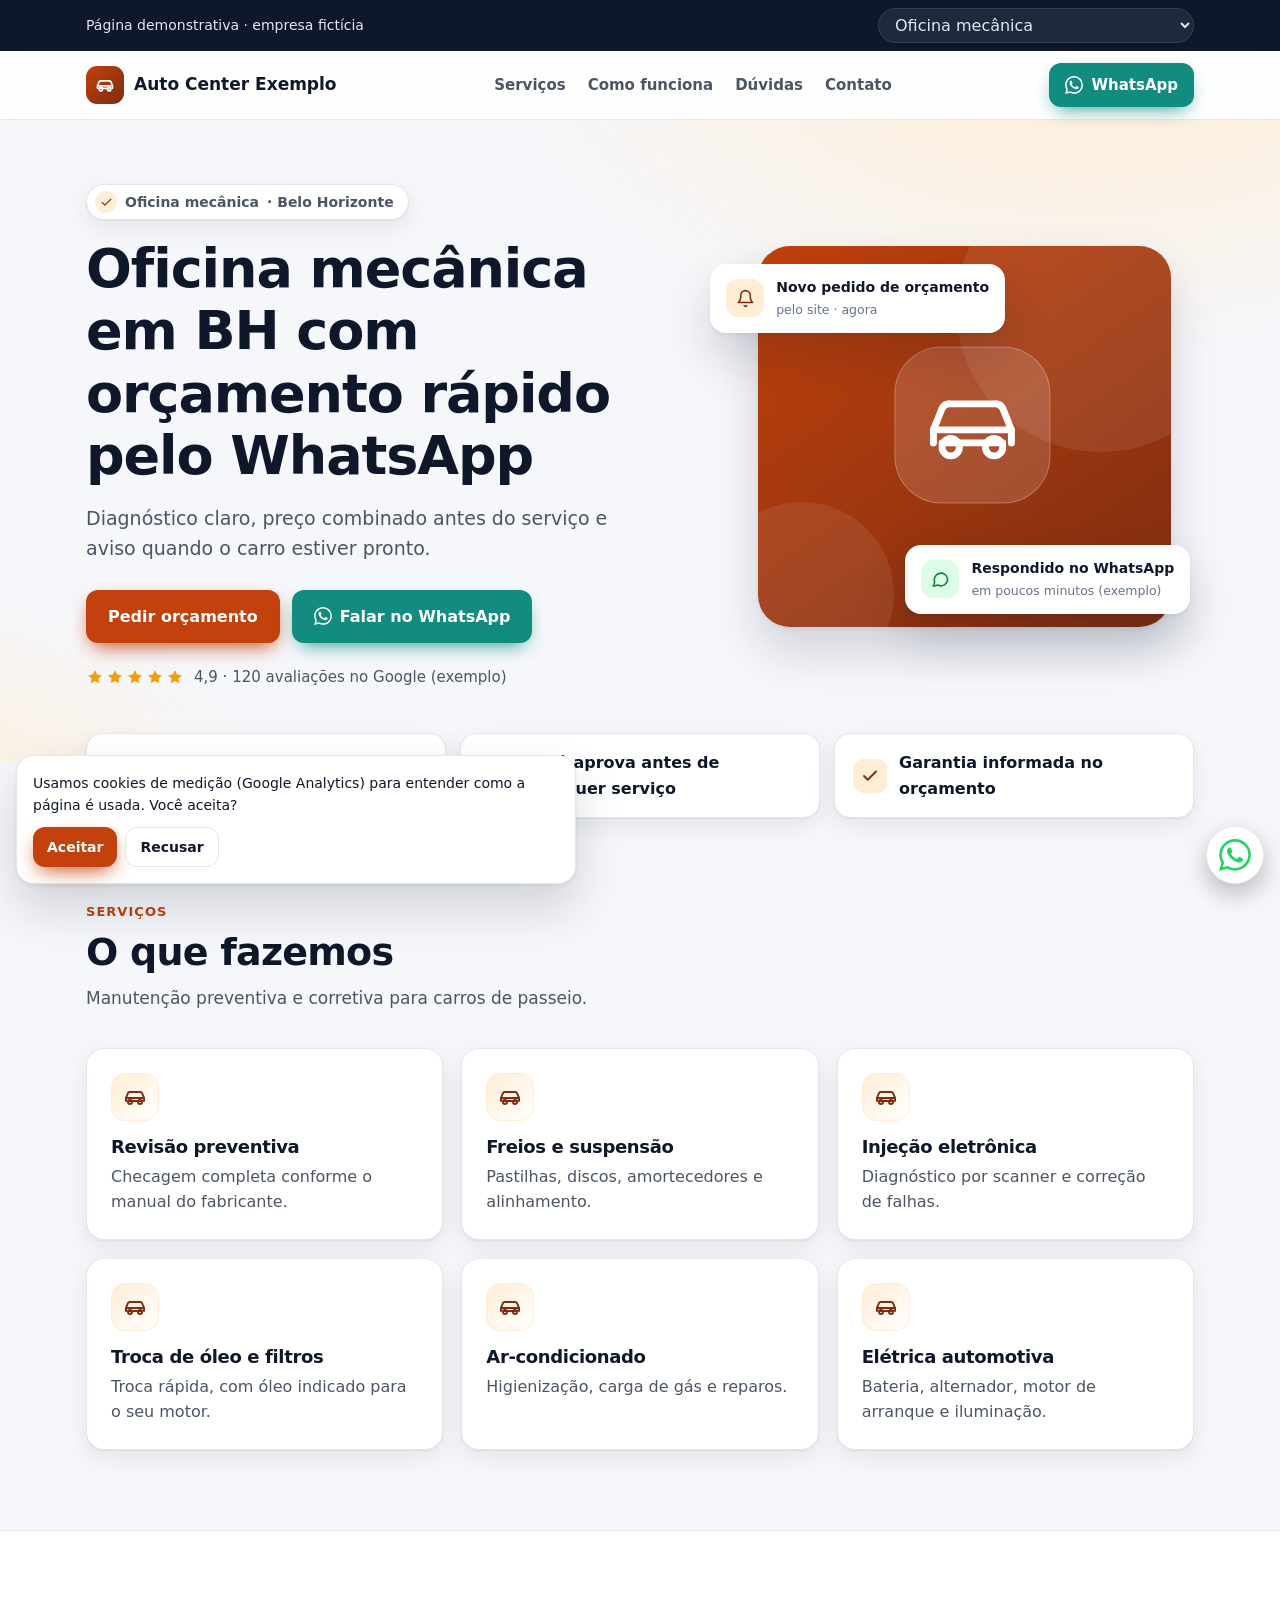
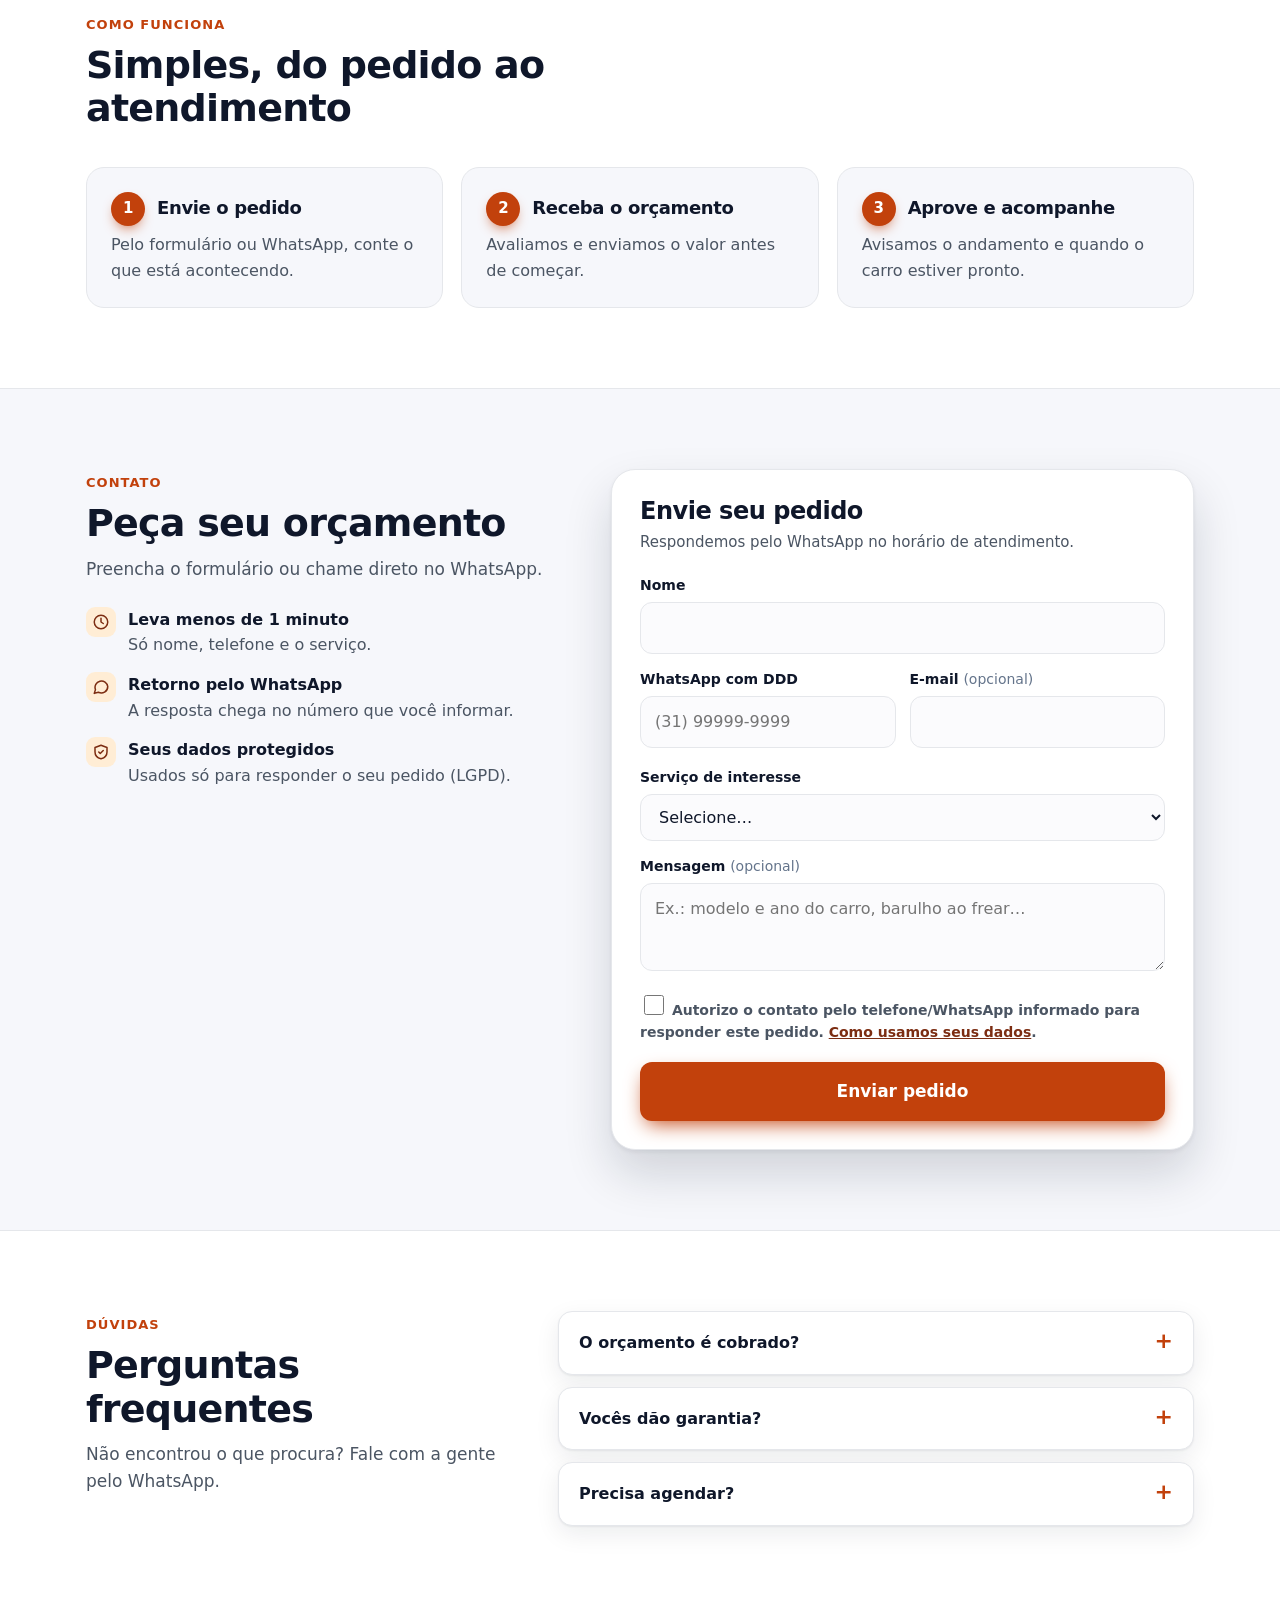
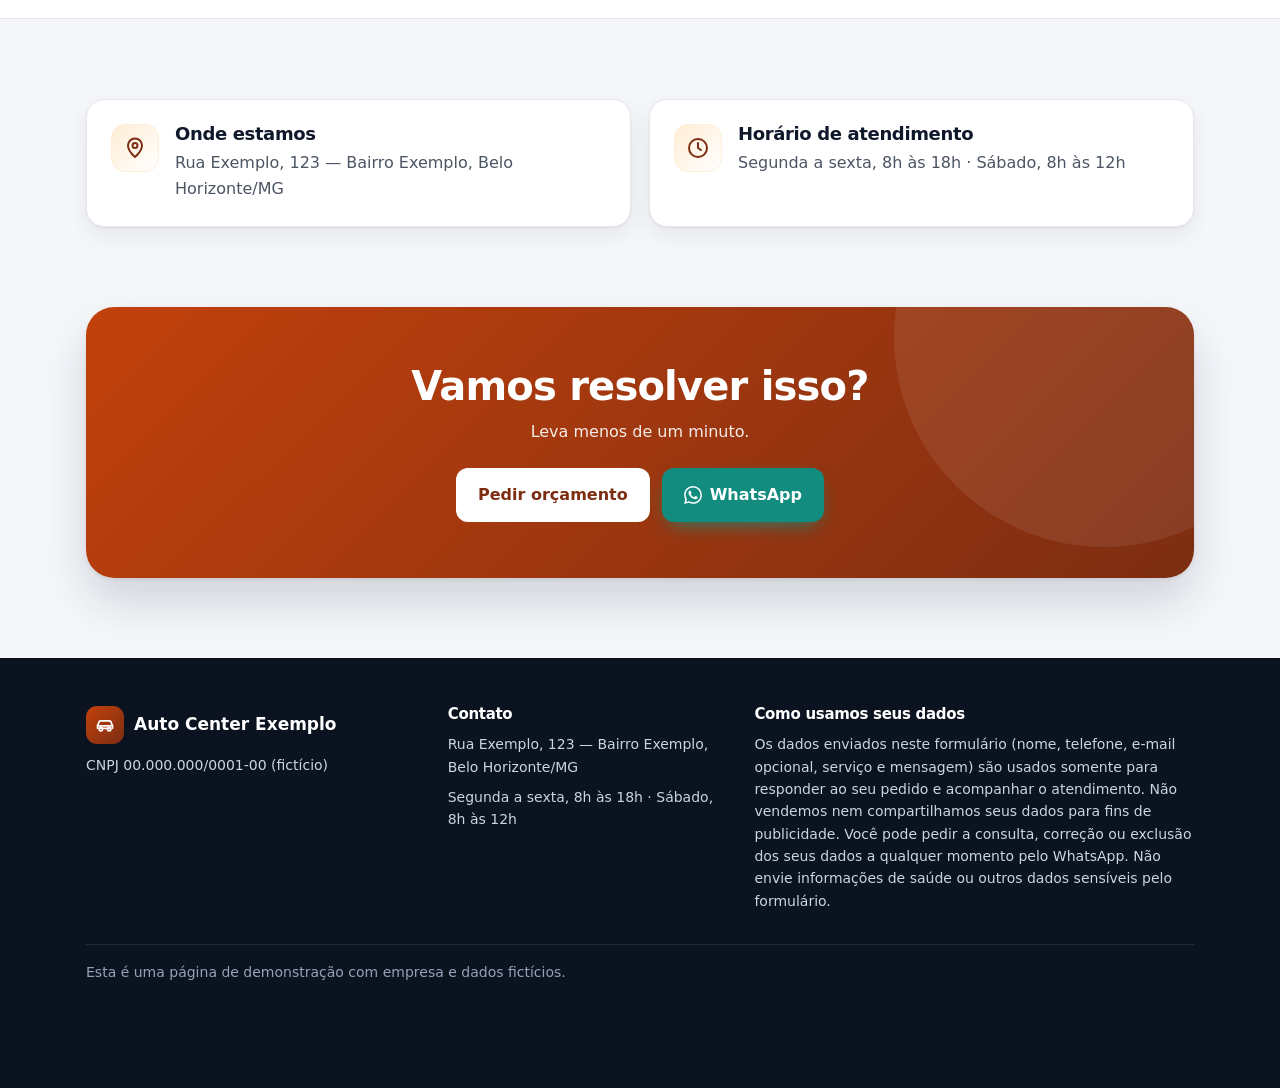
<file: index.html>
<!doctype html>
<html lang="pt-BR">
<head>
<meta charset="utf-8">
<meta name="viewport" content="width=device-width, initial-scale=1">
<title>Carregando…</title>
<meta name="description" content="">
<meta name="theme-color" content="#0f172a">
<link rel="icon" href="data:,">
<style>
  :root {
    --cor: #1d4ed8; --cor-escura: #1e3a8a; --cor-clara: #dbeafe;
    --fundo: #f6f7fb; --cartao: #ffffff; --texto: #0f172a; --suave: #4b5563; --fraco: #64748b;
    --borda: #e5e7eb; --ok: #15803d; --erro: #b91c1c; --whats: #128c7e; --raio: 18px;
    --sombra: 0 1px 2px rgba(15,23,42,.06), 0 8px 24px rgba(15,23,42,.08);
    --sombra-forte: 0 2px 4px rgba(15,23,42,.06), 0 24px 48px rgba(15,23,42,.16);
  }
  * { box-sizing: border-box; }
  html { scroll-behavior: smooth; }
  body { margin: 0; font-family: "Segoe UI", system-ui, -apple-system, Roboto, "Helvetica Neue", Arial, sans-serif; color: var(--texto); background: var(--fundo); line-height: 1.6; -webkit-font-smoothing: antialiased; }
  a { color: var(--cor-escura); }
  h1, h2, h3 { letter-spacing: -0.02em; line-height: 1.15; }
  .container { width: 100%; max-width: 1140px; margin: 0 auto; padding: 0 16px; }
  .ico { width: 1em; height: 1em; fill: none; stroke: currentColor; stroke-width: 2; stroke-linecap: round; stroke-linejoin: round; flex: none; }

  .btn { display: inline-flex; align-items: center; justify-content: center; gap: 8px; padding: 14px 22px; border-radius: 12px; border: 0; font: inherit; font-weight: 650; text-decoration: none; cursor: pointer; transition: transform .12s, box-shadow .2s, filter .15s; }
  .btn .ico { font-size: 18px; }
  .btn:hover { filter: brightness(1.06); transform: translateY(-1px); }
  .btn:active { transform: translateY(0) scale(.99); }
  .btn-primario { background: var(--cor); color: #fff; box-shadow: 0 8px 20px -6px var(--cor); }
  .btn-whats { background: var(--whats); color: #fff; box-shadow: 0 8px 20px -8px var(--whats); }
  /* Símbolo oficial do WhatsApp: preenchido, sem traço; só nas cores oficiais (branco ou verde #25D366). */
  .btn-whats .ico, .ico-wa { fill: currentColor; stroke: none; }
  .btn .js-ico { display: inline-flex; }
  .btn-claro { background: #fff; color: var(--cor-escura); }
  .btn-contorno { background: #fff; color: var(--texto); border: 1.5px solid var(--borda); }
  .btn[disabled] { opacity: .6; cursor: progress; transform: none; }

  /* Barra de demonstração (só aparece com MODO_DEMO) */
  #demo-bar { background: #0f172a; color: #e2e8f0; font-size: 14px; padding: 8px 0; }
  #demo-bar .container { display: flex; flex-wrap: wrap; gap: 8px; align-items: center; justify-content: space-between; }
  #demo-bar nav { display: flex; gap: 6px; flex-wrap: wrap; max-width: 100%; min-width: 0; }
  #demo-bar select { background: #1e293b; color: #e2e8f0; border: 1px solid #334155; border-radius: 999px; padding: 6px 12px; font: inherit; font-size: 16px; max-width: 100%; }

  /* Barra de prévia personalizada (?p=id) */
  #previa-bar { position: sticky; top: 0; z-index: 15; background: #0f172a; color: #e2e8f0; font-size: 14px; padding: 10px 0; }
  #previa-bar .container { display: flex; flex-wrap: wrap; gap: 8px 14px; align-items: center; justify-content: space-between; }
  #previa-bar .btn { padding: 7px 14px; font-size: 14px; border-radius: 999px; box-shadow: none; }
  html.carregando-previa body > *:not(#carregando) { visibility: hidden; }
  #carregando { display: none; position: fixed; inset: 0; place-items: center; font-size: 16px; color: var(--suave); }
  html.carregando-previa #carregando { display: grid; }

  /* Cabeçalho */
  header.topo { background: rgba(255,255,255,.88); backdrop-filter: saturate(1.4) blur(10px); -webkit-backdrop-filter: saturate(1.4) blur(10px); border-bottom: 1px solid var(--borda); position: sticky; top: 0; z-index: 10; }
  header.topo .container { display: flex; align-items: center; justify-content: space-between; gap: 16px; min-height: 68px; }
  .marca { display: inline-flex; align-items: center; gap: 10px; font-weight: 800; font-size: 17px; color: var(--texto); text-decoration: none; min-width: 0; }
  .marca-ico { display: grid; place-items: center; width: 38px; height: 38px; border-radius: 11px; background: linear-gradient(135deg, var(--cor), var(--cor-escura)); color: #fff; font-size: 20px; flex: none; }
  .marca span[data-t] { overflow: hidden; text-overflow: ellipsis; white-space: nowrap; }
  .menu { display: flex; gap: 22px; font-size: 15px; }
  .menu a { color: var(--suave); text-decoration: none; font-weight: 550; }
  .menu a:hover { color: var(--texto); }
  header.topo .btn { padding: 10px 16px; font-size: 15px; }

  /* Hero */
  .hero { position: relative; overflow: hidden; padding: 64px 0 72px;
    background: radial-gradient(1000px 500px at 85% -10%, var(--cor-clara), transparent 60%), radial-gradient(700px 400px at -10% 110%, var(--cor-clara), transparent 60%), var(--fundo); }
  .hero .container { display: grid; grid-template-columns: 1.08fr .92fr; gap: 48px; align-items: center; }
  .selo { display: inline-flex; align-items: center; gap: 8px; background: #fff; border: 1px solid var(--borda); border-radius: 999px; padding: 6px 14px 6px 8px; font-size: 14px; font-weight: 600; color: var(--suave); box-shadow: var(--sombra); margin-bottom: 18px; }
  .selo .ponto { width: 22px; height: 22px; border-radius: 50%; background: var(--cor-clara); color: var(--cor-escura); display: grid; place-items: center; font-size: 13px; }
  .hero h1 { font-size: clamp(32px, 4.6vw, 54px); margin: 0 0 16px; }
  .hero p.sub { font-size: clamp(17px, 1.6vw, 19px); color: var(--suave); margin: 0 0 26px; max-width: 560px; }
  .hero .acoes { display: flex; flex-wrap: wrap; gap: 12px; margin-bottom: 22px; }
  .avaliacao { display: flex; align-items: center; gap: 10px; flex-wrap: wrap; font-size: 15px; color: var(--suave); }
  .estrelas { display: inline-flex; gap: 2px; color: #f59e0b; font-size: 18px; }
  .estrelas .ico { fill: currentColor; stroke: none; }
  .estrelas .ico.apagada { fill: #e5e7eb; }
  .avaliacao strong { color: var(--texto); }

  /* Ilustração do hero (produto: pedido chegando no WhatsApp) */
  .ilustracao { position: relative; aspect-ratio: 1 / .9; max-width: 480px; justify-self: center; width: 100%; }
  .ilustracao .placa { position: absolute; inset: 6% 4% 6% 10%; border-radius: 32px; background: linear-gradient(145deg, var(--cor), var(--cor-escura)); box-shadow: var(--sombra-forte); overflow: hidden; }
  .ilustracao .placa::before, .ilustracao .placa::after { content: ""; position: absolute; border-radius: 50%; background: rgba(255,255,255,.08); }
  .ilustracao .placa::before { width: 70%; aspect-ratio: 1; right: -18%; top: -22%; }
  .ilustracao .placa::after { width: 45%; aspect-ratio: 1; left: -12%; bottom: -16%; }
  .ilustracao .grande { position: absolute; left: 50%; top: 47%; transform: translate(-45%, -50%); width: 38%; aspect-ratio: 1; border-radius: 30%; background: rgba(255,255,255,.14); border: 1px solid rgba(255,255,255,.25); display: grid; place-items: center; color: #fff; font-size: clamp(60px, 9vw, 104px); }
  .ilustracao .grande .ico { stroke-width: 1.6; }
  .notif { position: absolute; display: flex; align-items: center; gap: 12px; background: #fff; border-radius: 16px; padding: 12px 16px; box-shadow: var(--sombra-forte); font-size: 14px; max-width: 78%; }
  .notif .bolha { width: 38px; height: 38px; border-radius: 12px; display: grid; place-items: center; font-size: 19px; flex: none; }
  .notif b { display: block; font-size: 14px; color: var(--texto); }
  .notif small { color: var(--fraco); font-size: 12.5px; }
  .notif.n1 { left: 0; top: 10%; animation: flutuar 6s ease-in-out infinite; }
  .notif.n1 .bolha { background: var(--cor-clara); color: var(--cor-escura); }
  .notif.n2 { right: 0; bottom: 9%; animation: flutuar 6s ease-in-out -3s infinite; }
  .notif.n2 .bolha { background: #dcfce7; color: #15803d; }
  @keyframes flutuar { 0%, 100% { transform: translateY(0); } 50% { transform: translateY(-8px); } }
  @media (prefers-reduced-motion: reduce) { .notif { animation: none !important; } html { scroll-behavior: auto; } }

  /* Faixa de destaques */
  .faixa { margin-top: -28px; position: relative; z-index: 2; }
  #destaques { list-style: none; margin: 0; padding: 0; display: grid; grid-template-columns: repeat(3, 1fr); gap: 14px; }
  #destaques li { display: flex; align-items: center; gap: 12px; background: #fff; border: 1px solid var(--borda); border-radius: 16px; padding: 16px 18px; box-shadow: var(--sombra); font-weight: 600; }
  #destaques li .ico { width: 34px; height: 34px; padding: 8px; border-radius: 10px; background: var(--cor-clara); color: var(--cor-escura); stroke-width: 2.5; }

  /* Seções */
  section { padding: 80px 0; }
  .cabecalho { max-width: 640px; margin-bottom: 36px; }
  .rotulo { display: inline-block; font-size: 13px; font-weight: 700; letter-spacing: .08em; text-transform: uppercase; color: var(--cor); margin-bottom: 8px; }
  section h2.titulo { font-size: clamp(26px, 3.2vw, 38px); margin: 0 0 10px; }
  section p.lead { color: var(--suave); margin: 0; font-size: 17px; }
  .grade { display: grid; grid-template-columns: repeat(auto-fill, minmax(min(280px, 100%), 1fr)); gap: 18px; }
  .item { background: var(--cartao); border: 1px solid var(--borda); border-radius: var(--raio); padding: 24px; box-shadow: var(--sombra); transition: transform .2s, box-shadow .2s; }
  .item h3 { margin: 0 0 6px; font-size: 18px; }
  .item p { margin: 0; color: var(--suave); }
  #servicos .item:hover { transform: translateY(-3px); box-shadow: var(--sombra-forte); }
  .item .icone-servico { width: 48px; height: 48px; border-radius: 14px; display: grid; place-items: center; background: linear-gradient(135deg, var(--cor-clara), #fff); color: var(--cor-escura); font-size: 24px; margin-bottom: 16px; border: 1px solid var(--cor-clara); }

  /* Imagens enviadas pelo gerador (logo e fotos da empresa) */
  .marca-ico.tem-logo { background: #fff; border: 1px solid var(--borda); width: auto; min-width: 38px; max-width: 120px; padding: 3px 6px; }
  .marca-ico img { display: block; height: 30px; max-width: 108px; object-fit: contain; }
  footer .marca-ico.tem-logo img { height: 34px; }
  .placa .foto { position: absolute; inset: 0; width: 100%; height: 100%; object-fit: cover; }
  .placa.com-foto::before, .placa.com-foto::after { display: none; }
  .placa.com-foto .sombra-foto { position: absolute; inset: 0; background: linear-gradient(180deg, transparent 45%, rgba(0,0,0,.45)); }
  .placa.com-foto .grande { display: none; }
  .galeria { display: grid; grid-template-columns: repeat(auto-fill, minmax(min(240px, 100%), 1fr)); gap: 14px; }
  .galeria figure { margin: 0; border-radius: var(--raio); overflow: hidden; aspect-ratio: 4 / 3; background: var(--cor-clara); box-shadow: var(--sombra); }
  .galeria img { width: 100%; height: 100%; object-fit: cover; display: block; transition: transform .3s; }
  .galeria figure:hover img { transform: scale(1.04); }

  .alt { background: var(--cartao); border-top: 1px solid var(--borda); border-bottom: 1px solid var(--borda); }
  .passos { counter-reset: passo; position: relative; }
  .passos .item { box-shadow: none; background: var(--fundo); }
  .passos .item h3::before { counter-increment: passo; content: counter(passo); display: inline-grid; place-items: center; width: 34px; height: 34px; border-radius: 50%; background: var(--cor); color: #fff; margin-right: 12px; font-size: 15px; vertical-align: middle; box-shadow: 0 6px 14px -6px var(--cor); }

  /* Formulário */
  .contato .container { display: grid; grid-template-columns: .9fr 1.1fr; gap: 48px; align-items: start; }
  .motivos { list-style: none; padding: 0; margin: 24px 0 0; display: grid; gap: 14px; }
  .motivos li { display: flex; gap: 12px; align-items: flex-start; color: var(--suave); }
  .motivos li .ico { width: 30px; height: 30px; padding: 6px; border-radius: 9px; background: var(--cor-clara); color: var(--cor-escura); }
  .motivos b { color: var(--texto); display: block; }
  .card-form { background: var(--cartao); color: var(--texto); border-radius: 24px; padding: 28px; box-shadow: var(--sombra-forte); border: 1px solid var(--borda); }
  /* Âncoras não ficam escondidas atrás do cabeçalho e da barra de prévia (altura calculada no JS). */
  [id] { scroll-margin-top: calc(var(--topo-fixo, 70px) + 16px); }
  .card-form h2 { margin: 0 0 4px; font-size: 24px; }
  .card-form p.dica { margin: 0 0 20px; color: var(--suave); font-size: 15px; }
  .campos-duplos { display: grid; grid-template-columns: 1fr 1fr; gap: 0 14px; }
  .campo { margin-bottom: 14px; }
  .campo label { display: block; font-weight: 600; font-size: 14px; margin-bottom: 6px; }
  .campo .opc { font-weight: 400; color: var(--fraco); }
  .campo input, .campo select, .campo textarea { width: 100%; padding: 12px 14px; border: 1.5px solid var(--borda); border-radius: 12px; font: inherit; font-size: 16px; background: #fbfbfd; color: var(--texto); transition: border-color .15s, background .15s; }
  .campo textarea { min-height: 88px; resize: vertical; }
  .campo input:focus, .campo select:focus, .campo textarea:focus { outline: 4px solid var(--cor-clara); border-color: var(--cor); background: #fff; }
  .campo.invalido input, .campo.invalido select, .campo.invalido textarea { border-color: var(--erro); }
  .msg-erro { color: var(--erro); font-size: 13px; margin-top: 4px; min-height: 0; }
  .consent { display: flex; gap: 10px; align-items: flex-start; font-size: 14px; color: var(--suave); }
  .consent input { width: 20px; height: 20px; margin-top: 2px; flex: none; accent-color: var(--cor); }
  .hp { position: absolute; left: -9999px; width: 1px; height: 1px; overflow: hidden; }
  .card-form .btn-primario { width: 100%; margin-top: 4px; padding: 16px; font-size: 17px; }
  .aviso { border-radius: 12px; padding: 12px 14px; font-size: 15px; margin-top: 12px; }
  .aviso.ok { background: #dcfce7; color: #14532d; }
  .aviso.erro { background: #fee2e2; color: #7f1d1d; }
  .aviso .btn { margin-top: 10px; }

  /* Dúvidas e local */
  .duvidas .container { display: grid; grid-template-columns: .8fr 1.2fr; gap: 48px; }
  details { background: var(--cartao); border: 1px solid var(--borda); border-radius: 14px; padding: 18px 20px; margin-bottom: 12px; box-shadow: var(--sombra); }
  details summary { font-weight: 650; cursor: pointer; list-style: none; display: flex; justify-content: space-between; gap: 12px; }
  details summary::-webkit-details-marker { display: none; }
  details summary::after { content: "+"; font-size: 22px; line-height: 1; color: var(--cor); transition: transform .2s; }
  details[open] summary::after { transform: rotate(45deg); }
  details p { margin: 10px 0 0; color: var(--suave); }
  .local { display: grid; grid-template-columns: 1fr 1fr; gap: 18px; }
  .local .item { display: flex; gap: 16px; align-items: flex-start; }
  .local .item .icone-servico { margin: 0; flex: none; }

  .cta-final { padding: 0 0 80px; }
  .cta-final .caixa { position: relative; overflow: hidden; border-radius: 28px; padding: 56px 32px; text-align: center; color: #fff; background: linear-gradient(135deg, var(--cor), var(--cor-escura)); box-shadow: var(--sombra-forte); }
  .cta-final .caixa::after { content: ""; position: absolute; width: 420px; aspect-ratio: 1; border-radius: 50%; right: -120px; top: -180px; background: rgba(255,255,255,.08); }
  .cta-final h2 { font-size: clamp(26px, 3.4vw, 40px); margin: 0 0 10px; position: relative; }
  .cta-final p { opacity: .9; margin: 0 0 24px; position: relative; }
  .cta-final .acoes { display: flex; gap: 12px; justify-content: center; flex-wrap: wrap; position: relative; }

  footer { background: #0b1220; color: #cbd5e1; font-size: 14px; padding: 48px 0 96px; }
  footer .colunas { display: grid; grid-template-columns: 1.2fr 1fr 1.6fr; gap: 32px; }
  footer h3 { color: #fff; font-size: 15px; margin: 0 0 10px; }
  footer p { margin: 0 0 8px; }
  footer a { color: #e2e8f0; }
  footer .marca { color: #fff; margin-bottom: 10px; }
  #aviso-demo { margin-top: 24px; padding-top: 16px; border-top: 1px solid #1e293b; color: #94a3b8; }

  .whats-flutuante { position: fixed; right: 16px; bottom: 16px; z-index: 20; width: 58px; height: 58px; padding: 0; border-radius: 50%; box-shadow: 0 10px 24px rgba(0,0,0,.25); }
  .whats-flutuante { background: #fff; color: #25d366; border: 1px solid var(--borda); }
  .whats-flutuante .ico { font-size: 32px; }

  #cookies { position: fixed; left: 16px; right: 16px; bottom: 16px; z-index: 30; max-width: 560px; background: #fff; color: var(--texto); border: 1px solid var(--borda); border-radius: var(--raio); padding: 16px; box-shadow: var(--sombra-forte); font-size: 14px; }
  #cookies .acoes { display: flex; gap: 8px; margin-top: 10px; }
  #cookies .btn { padding: 8px 14px; font-size: 14px; }
  .btn-borda { background: #fff; color: var(--texto); border: 1px solid var(--borda); }

  [hidden] { display: none !important; }

  @media (max-width: 960px) {
    .menu { display: none; }
    .hero { padding: 40px 0 64px; }
    .hero .container, .contato .container, .duvidas .container { grid-template-columns: 1fr; gap: 32px; }
    .ilustracao { max-width: 420px; }
    #destaques { grid-template-columns: 1fr; }
    section { padding: 64px 0; }
    footer .colunas { grid-template-columns: 1fr; gap: 24px; }
  }
  @media (max-width: 560px) {
    .local, .campos-duplos { grid-template-columns: 1fr; }
    header.topo .btn span.txt { display: none; }
    .hero .acoes .btn { flex: 1 1 100%; }
    .card-form { padding: 22px 18px; }
    .notif { padding: 10px 12px; font-size: 13px; }
    .notif .bolha { width: 32px; height: 32px; font-size: 16px; }
    .cta-final .caixa { padding: 44px 20px; }
  }
</style>
</head>
<body>

<div id="demo-bar" hidden>
  <div class="container">
    <span>Página demonstrativa · empresa fictícia</span>
    <nav aria-label="Escolher exemplo de nicho"></nav>
  </div>
</div>

<div id="previa-bar" hidden>
  <div class="container">
    <span id="previa-texto"></span>
    <a class="btn btn-whats" id="previa-quero" href="#" target="_blank" rel="noopener"><span class="js-ico" data-ico="whatsapp"></span>Quero este site</a>
  </div>
</div>
<div id="carregando" aria-live="polite">Carregando prévia…</div>

<header class="topo">
  <div class="container">
    <a class="marca" href="#"><span class="marca-ico js-ico-nicho"></span><span data-t="empresa"></span></a>
    <nav class="menu" aria-label="Seções">
      <a href="#servicos-secao">Serviços</a>
      <a href="#como-funciona">Como funciona</a>
      <a href="#duvidas">Dúvidas</a>
      <a href="#formulario">Contato</a>
    </nav>
    <a class="btn btn-whats js-whats" href="#" target="_blank" rel="noopener" data-evento="clique_whatsapp_topo" aria-label="Falar no WhatsApp"><span class="js-ico" data-ico="whatsapp"></span><span class="txt">WhatsApp</span></a>
  </div>
</header>

<main>
  <div class="hero">
    <div class="container">
      <div>
        <div class="selo"><span class="ponto js-ico" data-ico="check"></span><span data-t="rotulo"></span> · Belo Horizonte</div>
        <h1 data-t="titulo"></h1>
        <p class="sub" data-t="subtitulo"></p>
        <div class="acoes">
          <a class="btn btn-primario" href="#formulario"><span data-t="cta"></span></a>
          <a class="btn btn-whats js-whats" href="#" target="_blank" rel="noopener" data-evento="clique_whatsapp_hero"><span class="js-ico" data-ico="whatsapp"></span>Falar no WhatsApp</a>
        </div>
        <div class="avaliacao" id="avaliacao" hidden>
          <span class="estrelas" aria-hidden="true"></span>
          <span id="avaliacao-texto"></span>
        </div>
      </div>

      <div class="ilustracao" aria-hidden="true">
        <div class="placa"><div class="grande js-ico-nicho"></div></div>
        <div class="notif n1"><span class="bolha js-ico" data-ico="sino"></span><span><b id="notif-1"></b><small>pelo site · agora</small></span></div>
        <div class="notif n2"><span class="bolha js-ico" data-ico="conversa"></span><span><b id="notif-2">Respondido no WhatsApp</b><small id="notif-2-sub">em poucos minutos (exemplo)</small></span></div>
      </div>
    </div>
  </div>

  <div class="faixa">
    <div class="container">
      <ul id="destaques"></ul>
    </div>
  </div>

  <section id="servicos-secao">
    <div class="container">
      <div class="cabecalho">
        <span class="rotulo">Serviços</span>
        <h2 class="titulo">O que fazemos</h2>
        <p class="lead" data-t="introServicos"></p>
      </div>
      <div class="grade" id="servicos"></div>
    </div>
  </section>

  <section id="galeria" hidden>
    <div class="container">
      <div class="cabecalho">
        <span class="rotulo">Fotos</span>
        <h2 class="titulo">Nosso trabalho</h2>
      </div>
      <div class="galeria" id="galeria-fotos"></div>
    </div>
  </section>

  <section class="alt" id="como-funciona">
    <div class="container">
      <div class="cabecalho">
        <span class="rotulo">Como funciona</span>
        <h2 class="titulo">Simples, do pedido ao atendimento</h2>
      </div>
      <div class="grade passos" id="passos"></div>
    </div>
  </section>

  <section class="contato">
    <div class="container">
      <div>
        <span class="rotulo">Contato</span>
        <h2 class="titulo" data-t="tituloForm"></h2>
        <p class="lead">Preencha o formulário ou chame direto no WhatsApp.</p>
        <ul class="motivos">
          <li><span class="js-ico" data-ico="relogio"></span><span><b>Leva menos de 1 minuto</b>Só nome, telefone e o serviço.</span></li>
          <li><span class="js-ico" data-ico="conversa"></span><span><b>Retorno pelo WhatsApp</b>A resposta chega no número que você informar.</span></li>
          <li><span class="js-ico" data-ico="escudo"></span><span><b>Seus dados protegidos</b>Usados só para responder o seu pedido (LGPD).</span></li>
        </ul>
      </div>

      <div class="card-form" id="formulario">
        <h2>Envie seu pedido</h2>
        <p class="dica" id="dica-form">Respondemos pelo WhatsApp no horário de atendimento.</p>
        <form id="form-lead" novalidate>
          <div class="campo" data-campo="nome">
            <label for="f-nome">Nome</label>
            <input id="f-nome" name="nome" autocomplete="name" maxlength="80" required>
            <div class="msg-erro" aria-live="polite"></div>
          </div>
          <div class="campos-duplos">
            <div class="campo" data-campo="telefone">
              <label for="f-telefone">WhatsApp com DDD</label>
              <input id="f-telefone" name="telefone" type="tel" inputmode="tel" autocomplete="tel" placeholder="(31) 99999-9999" maxlength="20" required>
              <div class="msg-erro" aria-live="polite"></div>
            </div>
            <div class="campo" data-campo="email">
              <label for="f-email">E-mail <span class="opc">(opcional)</span></label>
              <input id="f-email" name="email" type="email" autocomplete="email" maxlength="120">
              <div class="msg-erro" aria-live="polite"></div>
            </div>
          </div>
          <div class="campo" data-campo="servico">
            <label for="f-servico">Serviço de interesse</label>
            <select id="f-servico" name="servico" required></select>
            <div class="msg-erro" aria-live="polite"></div>
          </div>
          <div class="campo" data-campo="mensagem">
            <label for="f-mensagem">Mensagem <span class="opc">(opcional)</span></label>
            <textarea id="f-mensagem" name="mensagem" maxlength="500" data-t-placeholder="placeholderMensagem"></textarea>
          </div>
          <div class="hp" aria-hidden="true">
            <label for="f-website">Não preencha este campo</label>
            <input id="f-website" name="website" tabindex="-1" autocomplete="off">
          </div>
          <div class="campo" data-campo="consentimento">
            <label class="consent">
              <input type="checkbox" id="f-consentimento" name="consentimento">
              <span>Autorizo o contato pelo telefone/WhatsApp informado para responder este pedido. <a href="#privacidade">Como usamos seus dados</a>.</span>
            </label>
            <div class="msg-erro" aria-live="polite"></div>
          </div>
          <button class="btn btn-primario" type="submit" id="btn-enviar">Enviar pedido</button>
          <div id="retorno" role="status" aria-live="polite"></div>
        </form>
      </div>
    </div>
  </section>

  <section class="alt duvidas" id="duvidas">
    <div class="container">
      <div class="cabecalho">
        <span class="rotulo">Dúvidas</span>
        <h2 class="titulo">Perguntas frequentes</h2>
        <p class="lead">Não encontrou o que procura? Fale com a gente pelo WhatsApp.</p>
      </div>
      <div id="faq"></div>
    </div>
  </section>

  <section>
    <div class="container local">
      <div class="item">
        <span class="icone-servico js-ico" data-ico="mapa"></span>
        <div><h3>Onde estamos</h3><p data-t="endereco"></p></div>
      </div>
      <div class="item">
        <span class="icone-servico js-ico" data-ico="relogio"></span>
        <div><h3>Horário de atendimento</h3><p data-t="horario"></p></div>
      </div>
    </div>
  </section>

  <section class="cta-final">
    <div class="container">
      <div class="caixa">
        <h2>Vamos resolver isso?</h2>
        <p>Leva menos de um minuto.</p>
        <div class="acoes">
          <a class="btn btn-claro" href="#formulario"><span data-t="cta"></span></a>
          <a class="btn btn-whats js-whats" href="#" target="_blank" rel="noopener" data-evento="clique_whatsapp_final"><span class="js-ico" data-ico="whatsapp"></span>WhatsApp</a>
        </div>
      </div>
    </div>
  </section>
</main>

<footer>
  <div class="container">
    <div class="colunas">
      <div>
        <div class="marca"><span class="marca-ico js-ico-nicho"></span><strong data-t="empresa"></strong></div>
        <p data-t="cnpj"></p>
      </div>
      <div>
        <h3>Contato</h3>
        <p data-t="endereco"></p>
        <p data-t="horario"></p>
      </div>
      <div>
        <h3 id="privacidade">Como usamos seus dados</h3>
        <p>Os dados enviados neste formulário (nome, telefone, e-mail opcional, serviço e mensagem) são usados somente para responder ao seu pedido e acompanhar o atendimento. Não vendemos nem compartilhamos seus dados para fins de publicidade. Você pode pedir a consulta, correção ou exclusão dos seus dados a qualquer momento pelo WhatsApp. Não envie informações de saúde ou outros dados sensíveis pelo formulário.</p>
      </div>
    </div>
    <p id="aviso-demo" hidden>Esta é uma página de demonstração com empresa e dados fictícios.</p>
  </div>
</footer>

<a class="btn btn-whats whats-flutuante js-whats" href="#" target="_blank" rel="noopener" aria-label="Falar no WhatsApp" data-evento="clique_whatsapp_flutuante"><span class="js-ico" data-ico="whatsapp"></span></a>

<div id="cookies" hidden role="dialog" aria-label="Aviso de cookies">
  Usamos cookies de medição (Google Analytics) para entender como a página é usada. Você aceita?
  <div class="acoes">
    <button class="btn btn-primario" id="cookies-aceitar">Aceitar</button>
    <button class="btn btn-borda" id="cookies-recusar">Recusar</button>
  </div>
</div>

<script src="nichos.js"></script>
<script>
/* =====================================================================
   CONFIGURAÇÃO — edite aqui para cada cliente
   ===================================================================== */
const CONFIG = {
  ENDPOINT: 'https://script.google.com/macros/s/AKfycbwFelxYsL1Rk9c_AVEzK8M9rZnTZ1Q201lnlchSykuL7AcueTX5BgsTz5s6Ho3aTQRl/exec', // URL do Apps Script implantado (termina em /exec). Vazio = modo simulação.
  GA4_ID: 'G-4R563JXF79',  // GA4 da demo (propriedade "LeonTech — Demo"). Só carrega se o visitante aceitar cookies. Para cliente, troque pelo ID dele ou deixe ''.
  MODO_DEMO: true,         // true mostra a barra para trocar de nicho. Use false para cliente real.
  NICHO_PADRAO: 'oficina', // uma das chaves de nichos.js (oficina, desentupidora, barbearia…)
  TIMEOUT_MS: 15000,
  // Endereço das imagens guardadas no Drive (logo/fotos das prévias). Precisam estar "qualquer pessoa com o link".
  URL_IMAGEM: (id, largura) => `https://drive.google.com/thumbnail?id=${encodeURIComponent(id)}&sz=w${largura}`,
  URL_IMAGEM_RESERVA: (id, largura) => `https://lh3.googleusercontent.com/d/${encodeURIComponent(id)}=w${largura}`,
  ASSINATURA: 'LeonTech',          // quem assina as prévias personalizadas (?p=id)
  MEU_WHATSAPP: '5531992868113'    // botão "Quero este site" das prévias
};

// Os nichos (textos, serviços, cores) ficam em nichos.js, compartilhado com o gerador.


/* =====================================================================
   Validação (mesmas regras do backend em apps-script/Codigo.gs)
   ===================================================================== */
function normalizarTelefone(valor) {
  let dig = String(valor == null ? '' : valor).replace(/\D/g, '').replace(/^0+/, '');
  if ((dig.length === 12 || dig.length === 13) && dig.startsWith('55')) dig = dig.slice(2);
  if (dig.length !== 10 && dig.length !== 11) return null;
  if (dig[0] === '0' || dig[1] === '0') return null;
  if (dig.length === 11 && dig[2] !== '9') return null;
  const ddd = dig.slice(0, 2), resto = dig.slice(2);
  const meio = dig.length === 11 ? 5 : 4;
  return { digitos: dig, formatado: `(${ddd}) ${resto.slice(0, meio)}-${resto.slice(meio)}` };
}

function validar(d) {
  const erros = {};
  const nome = String(d.nome || '').trim().replace(/\s+/g, ' ');
  if (nome.length < 2 || nome.length > 80 || !/[A-Za-zÀ-ÿ]/.test(nome)) erros.nome = 'Informe seu nome.';
  if (!normalizarTelefone(d.telefone)) erros.telefone = 'Informe um telefone com DDD válido.';
  const email = String(d.email || '').trim();
  if (email && (email.length > 120 || !/^[^\s@]+@[^\s@]+\.[^\s@]{2,}$/.test(email))) erros.email = 'E-mail inválido.';
  if (!String(d.servico || '').trim() || String(d.servico).length > 80) erros.servico = 'Escolha um serviço.';
  if (d.consentimento !== true) erros.consentimento = 'Marque a autorização para podermos responder.';
  return erros;
}

/* =====================================================================
   Página
   ===================================================================== */
const $ = (s, el = document) => el.querySelector(s);
const $$ = (s, el = document) => Array.from(el.querySelectorAll(s));
let nichoAtual = null;

function armazenamento(tipo) {
  try { const s = window[tipo]; const k = '__t'; s.setItem(k, k); s.removeItem(k); return s; } catch (e) { return null; }
}
const sessao = armazenamento('sessionStorage');
const local = armazenamento('localStorage');

function lerUtms(apenasUrl) {
  const p = new URLSearchParams(location.search);
  const chaves = ['utm_source', 'utm_medium', 'utm_campaign'];
  let salvas = {};
  try { salvas = JSON.parse((sessao && sessao.getItem('utms')) || '{}'); } catch (e) {}
  const novas = {};
  chaves.forEach(k => { if (p.get(k)) novas[k] = p.get(k).slice(0, 100); });
  if (apenasUrl) return novas;
  const utms = Object.keys(novas).length ? novas : salvas;
  if (sessao && Object.keys(novas).length) sessao.setItem('utms', JSON.stringify(novas));
  return utms;
}

function linkWhats(n, extra) {
  const texto = extra ? `${n.mensagemWhats} ${extra}` : n.mensagemWhats;
  return `https://wa.me/${n.whatsapp}?text=${encodeURIComponent(texto)}`;
}

function aplicarNicho(chave, personalizado) {
  const n = personalizado || NICHOS[chave] || NICHOS[CONFIG.NICHO_PADRAO] || NICHOS.oficina;
  nichoAtual = n;
  const raiz = document.documentElement.style;
  raiz.setProperty('--cor', n.cor);
  raiz.setProperty('--cor-escura', n.corEscura);
  raiz.setProperty('--cor-clara', n.corClara);
  document.title = `${n.empresa} — ${n.titulo}`;
  $('meta[name="description"]').setAttribute('content', n.subtitulo);

  $$('[data-t]').forEach(el => { el.textContent = n[el.dataset.t] || ''; });
  $$('[data-t-placeholder]').forEach(el => { el.placeholder = n[el.dataset.tPlaceholder] || ''; });
  $$('.js-whats').forEach(a => { a.href = linkWhats(n); });

  // Ícones: o do nicho (logo, ilustração) e os de interface (data-ico).
  $$('.js-ico-nicho').forEach(el => el.replaceChildren(criarIcone(n.icone)));
  $$('.js-ico').forEach(el => el.replaceChildren(criarIcone(el.dataset.ico)));
  aplicarImagens(n);
  $('#notif-1').textContent = n.pedido === 'agendamentos' ? 'Novo agendamento' : 'Novo pedido de orçamento';
  // Na prévia de empresa real, nada de prometer tempo de resposta em nome dela.
  $('#notif-2').textContent = personalizado ? 'Continue pelo WhatsApp' : 'Respondido no WhatsApp';
  $('#notif-2-sub').textContent = personalizado ? 'direto com a empresa' : 'em poucos minutos (exemplo)';
  $('#dica-form').textContent = personalizado ? 'A empresa retorna pelo WhatsApp informado.' : 'Respondemos pelo WhatsApp no horário de atendimento.';

  // Avaliações do Google: só aparecem quando existem (exemplo na demo, dado real nas prévias).
  const aval = $('#avaliacao');
  aval.hidden = !(n.nota >= 1 && n.avaliacoes >= 1);
  if (!aval.hidden) {
    const est = $('.estrelas', aval); est.replaceChildren();
    for (let i = 1; i <= 5; i++) est.appendChild(criarIcone('estrela', i <= Math.round(n.nota) ? '' : 'apagada'));
    const nota = Number(n.nota).toFixed(1).replace('.', ',');
    const qtd = Number(n.avaliacoes);
    $('#avaliacao-texto').textContent = `${nota} · ${qtd.toLocaleString('pt-BR')} ${qtd === 1 ? 'avaliação' : 'avaliações'} no Google${n.notaExemplo ? ' (exemplo)' : ''}`;
  }

  const ul = $('#destaques'); ul.replaceChildren();
  n.destaques.forEach(t => { const li = document.createElement('li'); li.append(criarIcone('check'), document.createTextNode(t)); ul.appendChild(li); });

  const montarCartoes = (alvo, lista, comIcone) => {
    alvo.replaceChildren();
    lista.forEach(([titulo, desc]) => {
      const div = document.createElement('div'); div.className = 'item';
      if (comIcone) { const ic = document.createElement('span'); ic.className = 'icone-servico'; ic.appendChild(criarIcone(n.icone)); div.appendChild(ic); }
      const h = document.createElement('h3'); h.textContent = titulo;
      const p = document.createElement('p'); p.textContent = desc;
      div.append(h, p); alvo.appendChild(div);
    });
  };
  montarCartoes($('#servicos'), n.servicos, true);
  montarCartoes($('#passos'), n.passos, false);

  const faq = $('#faq'); faq.replaceChildren();
  n.faq.forEach(([perg, resp]) => {
    const d = document.createElement('details');
    const s = document.createElement('summary'); s.textContent = perg;
    const p = document.createElement('p'); p.textContent = resp;
    d.append(s, p); faq.appendChild(d);
  });

  const sel = $('#f-servico'); sel.replaceChildren();
  const vazio = new Option('Selecione…', ''); sel.add(vazio);
  n.servicos.forEach(([t]) => sel.add(new Option(t, t)));
  sel.add(new Option('Outro', 'Outro'));

  const seletor = $('#demo-nicho'); if (seletor && NICHOS[chave]) seletor.value = chave;
}

/* ---------- Imagens da empresa (prévias com logo/fotos do gerador) ---------- */
function idImagemValido(v) { return /^[A-Za-z0-9_-]{20,100}$/.test(String(v || '')); }

/** <img> de um arquivo do Drive; se falhar, tenta o endereço reserva e, por fim, chama aoFalhar. */
function criarImg(id, largura, alt, classe, aoFalhar) {
  const img = document.createElement('img');
  img.alt = alt; img.decoding = 'async'; img.referrerPolicy = 'no-referrer';
  if (classe) img.className = classe;
  let reserva = false;
  img.addEventListener('error', () => {
    if (!reserva) { reserva = true; img.src = CONFIG.URL_IMAGEM_RESERVA(id, largura); }
    else if (aoFalhar) aoFalhar(img);
  });
  img.src = CONFIG.URL_IMAGEM(id, largura);
  return img;
}

function aplicarImagens(n) {
  const logo = idImagemValido(n.logo) ? n.logo : '';
  $$('.marca-ico').forEach(el => {
    el.classList.toggle('tem-logo', !!logo);
    if (logo) el.replaceChildren(criarImg(logo, 240, `Logo ${n.empresa}`, '', () => { el.classList.remove('tem-logo'); el.replaceChildren(criarIcone(n.icone)); }));
  });

  const fotos = (Array.isArray(n.fotos) ? n.fotos : []).filter(idImagemValido).slice(0, 4);
  const placa = $('.ilustracao .placa');
  $$('.placa .foto, .placa .sombra-foto').forEach(e => e.remove());
  placa.classList.toggle('com-foto', fotos.length > 0);
  if (fotos.length) {
    const img = criarImg(fotos[0], 1200, `Foto de ${n.empresa}`, 'foto', i => { i.remove(); placa.classList.remove('com-foto'); });
    const sombra = document.createElement('div'); sombra.className = 'sombra-foto';
    placa.prepend(img, sombra);
  }

  const extras = fotos.slice(1);
  $('#galeria').hidden = !extras.length;
  $('#galeria-fotos').replaceChildren(...extras.map(id => {
    const fig = document.createElement('figure');
    const img = criarImg(id, 900, `Foto de ${n.empresa}`, '', () => {
      fig.remove();
      if (!$('#galeria-fotos').children.length) $('#galeria').hidden = true; // nenhuma foto carregou
    });
    img.loading = 'lazy';
    fig.appendChild(img);
    return fig;
  }));
}

function montarBarraDemo(chaveInicial) {
  if (!CONFIG.MODO_DEMO) return;
  $('#demo-bar').hidden = false;
  $('#aviso-demo').hidden = false;
  const nav = $('#demo-bar nav');
  const sel = document.createElement('select');
  sel.id = 'demo-nicho'; sel.setAttribute('aria-label', 'Escolher exemplo de nicho');
  GRUPOS_NICHOS.forEach(g => {
    const og = document.createElement('optgroup'); og.label = g.nome;
    g.nichos.filter(k => NICHOS[k]).forEach(k => og.appendChild(new Option(NICHOS[k].rotulo, k)));
    sel.appendChild(og);
  });
  sel.value = chaveInicial;
  sel.addEventListener('change', () => {
    const k = sel.value;
    aplicarNicho(k);
    const url = new URL(location.href); url.searchParams.set('nicho', k);
    try { history.replaceState(null, '', url); } catch (e) {}
  });
  nav.appendChild(sel);
}

/* ---------- Prévia personalizada (?p=id) ---------- */
let previaAtual = null;

/**
 * Monta o objeto de nicho a partir da config salva pelo gerador.
 * A prévia usa o nome de uma empresa REAL, então nada de políticas inventadas
 * (orçamento grátis, formas de pagamento, horários): destaques, passos e FAQ
 * são neutros e remetem ao WhatsApp. Nicho desconhecido → null (prévia indisponível).
 */
function montarPrevia(cfg) {
  const base = NICHOS[cfg.nicho];
  if (!base) return null;
  const n = { ...base };
  const agenda = base.pedido === 'agendamentos';
  n.empresa = cfg.empresa;
  n.cnpj = '';
  n.subtitulo = `${base.introServicos} Peça pelo formulário ou fale direto pelo WhatsApp.`;
  n.destaques = [
    'Atendimento pelo WhatsApp',
    agenda ? 'Pedido de agendamento em menos de 1 minuto' : 'Pedido de orçamento em menos de 1 minuto',
    cfg.bairro ? `${cfg.bairro}, Belo Horizonte` : 'Belo Horizonte e região'
  ];
  n.passos = [
    ['Envie o pedido', 'Pelo formulário desta página ou pelo WhatsApp.'],
    ['Receba o retorno', 'A empresa responde pelo WhatsApp.'],
    ['Combine os detalhes', agenda ? 'Horários e valores direto com a empresa.' : 'Valores e prazos direto com a empresa.']
  ];
  n.faq = [
    [agenda ? 'Como faço para agendar?' : 'Como peço um orçamento?', 'Pelo formulário desta página ou pelo botão de WhatsApp.'],
    ['Quais são as formas de pagamento?', 'Consulte a empresa pelo WhatsApp.'],
    ['Qual é o horário de atendimento?', 'Consulte a empresa pelo WhatsApp.']
  ];
  n.horario = 'Consulte o horário pelo WhatsApp';
  // Nota só se o dono do kit informou a nota real do Google no gerador.
  const nota = Number(cfg.nota), qtd = Number(cfg.avaliacoes);
  n.nota = nota >= 1 && nota <= 5 && qtd >= 1 ? nota : null;
  n.avaliacoes = n.nota ? Math.round(qtd) : null;
  n.notaExemplo = false;
  n.logo = idImagemValido(cfg.logo) ? cfg.logo : '';
  n.fotos = (Array.isArray(cfg.fotos) ? cfg.fotos : []).filter(idImagemValido).slice(0, 4);
  if (cfg.bairro) n.titulo = base.titulo.replace(' em BH', ` no bairro ${cfg.bairro}, BH`);
  if (cfg.titulo) n.titulo = cfg.titulo;
  if (cfg.whatsapp) n.whatsapp = cfg.whatsapp;
  if (/^#[0-9a-f]{6}$/i.test(cfg.cor || '')) {
    // Cores claras (ex.: amarelo) são escurecidas para o texto branco dos botões continuar legível.
    n.cor = corLegivel(cfg.cor);
    n.corEscura = misturarCor(n.cor, '#000000', 0.45);
    n.corClara = misturarCor(n.cor, '#ffffff', 0.85);
  }
  if (Array.isArray(cfg.servicos) && cfg.servicos.length) n.servicos = cfg.servicos.map(([t, d]) => [t, d || '']);
  n.endereco = cfg.endereco || `${cfg.bairro ? cfg.bairro + ' — ' : ''}Belo Horizonte/MG`;
  if (cfg.horario) n.horario = cfg.horario;
  return n;
}

function mostrarBarraPrevia(n) {
  $('#demo-bar').hidden = true;
  $('#previa-bar').hidden = false;
  $('#previa-texto').textContent = `Prévia de site criada para ${n.empresa} por ${CONFIG.ASSINATURA} · não é o site oficial da empresa`;
  // A barra fica fixa no topo; o cabeçalho (também fixo) desce para baixo dela.
  const ajustarTopo = () => {
    const barra = $('#previa-bar').offsetHeight;
    $('header.topo').style.top = barra + 'px';
    document.documentElement.style.setProperty('--topo-fixo', (barra + $('header.topo').offsetHeight) + 'px');
  };
  ajustarTopo(); addEventListener('resize', ajustarTopo);
  const msg = `Olá! Vi a prévia do site da ${n.empresa} e quero saber mais.`;
  $('#previa-quero').href = `https://wa.me/${CONFIG.MEU_WHATSAPP}?text=${encodeURIComponent(msg)}`;
  const aviso = $('#aviso-demo');
  aviso.hidden = false;
  aviso.textContent = `Prévia de demonstração feita por ${CONFIG.ASSINATURA}. Pedidos de teste enviados por este formulário chegam a ${CONFIG.ASSINATURA}, não à empresa.`;
  const robots = document.createElement('meta'); robots.name = 'robots'; robots.content = 'noindex, nofollow';
  document.head.appendChild(robots);
}

async function carregarPrevia(id) {
  const dono = local && local.getItem('dono_previas') === '1';
  const url = `${CONFIG.ENDPOINT}?previa=${encodeURIComponent(id)}&contar=${dono ? 0 : 1}`;
  const ctrl = new AbortController();
  const t = setTimeout(() => ctrl.abort(), 10000);
  try {
    const r = await (await fetch(url, { signal: ctrl.signal })).json();
    if (!r.ok || !r.previa) throw new Error(r.mensagem || 'não encontrada');
    const n = montarPrevia(r.previa);
    if (!n) throw new Error('nicho desconhecido');
    previaAtual = { id, n };
    mostrarBarraPrevia(n);
    aplicarNicho(r.previa.nicho, n);
    document.title = `Prévia — ${document.title}`;
  } catch (e) {
    const aviso = $('#aviso-demo');
    aviso.hidden = false;
    aviso.textContent = 'Esta prévia não está mais disponível. Você está vendo a página de demonstração.';
  } finally {
    clearTimeout(t);
    document.documentElement.classList.remove('carregando-previa');
  }
}

/* ---------- Medição (GA4) com consentimento ---------- */
function carregarGA() {
  if (!CONFIG.GA4_ID || window.gtag) return;
  const s = document.createElement('script');
  s.async = true; s.src = `https://www.googletagmanager.com/gtag/js?id=${encodeURIComponent(CONFIG.GA4_ID)}`;
  document.head.appendChild(s);
  window.dataLayer = window.dataLayer || [];
  window.gtag = function () { window.dataLayer.push(arguments); };
  window.gtag('js', new Date());
  window.gtag('config', CONFIG.GA4_ID);
}
function evento(nome, params) {
  if (typeof window.gtag === 'function') window.gtag('event', nome, params || {});
}
function iniciarCookies() {
  if (!CONFIG.GA4_ID) return;
  const escolha = local && local.getItem('consentimento_cookies');
  if (escolha === 'sim') return carregarGA();
  if (escolha === 'nao') return;
  const caixa = $('#cookies'); caixa.hidden = false;
  $('#cookies-aceitar').addEventListener('click', () => { if (local) local.setItem('consentimento_cookies', 'sim'); caixa.hidden = true; carregarGA(); });
  $('#cookies-recusar').addEventListener('click', () => { if (local) local.setItem('consentimento_cookies', 'nao'); caixa.hidden = true; });
}

/* ---------- Formulário ---------- */
function coletar() {
  const f = $('#form-lead');
  return {
    nome: f.nome.value, telefone: f.telefone.value, email: f.email.value,
    servico: f.servico.value, mensagem: f.mensagem.value,
    consentimento: f.consentimento.checked, website: f.website.value,
    pagina: location.origin + location.pathname,
    // Na prévia vale o ID dela, a menos que o próprio link traga UTMs (UTMs antigos da sessão não contam).
    ...(previaAtual ? { utm_source: 'previa', utm_campaign: previaAtual.id, ...lerUtms(true) } : lerUtms())
  };
}

function mostrarErros(erros) {
  $$('#form-lead .campo[data-campo]').forEach(c => {
    const msg = erros[c.dataset.campo] || '';
    c.classList.toggle('invalido', !!msg);
    const alvo = $('.msg-erro', c); if (alvo) alvo.textContent = msg;
    const input = $('input, select, textarea', c); if (input) input.setAttribute('aria-invalid', String(!!msg));
  });
  const primeiro = Object.keys(erros)[0];
  if (primeiro) { const el = $(`#f-${primeiro}`); if (el) el.focus(); }
}

function retorno(tipo, texto, comWhats) {
  const box = $('#retorno'); box.replaceChildren();
  if (!tipo) return;
  const div = document.createElement('div'); div.className = `aviso ${tipo}`;
  const p = document.createElement('div'); p.textContent = texto; div.appendChild(p);
  if (comWhats) {
    const a = document.createElement('a'); a.className = 'btn btn-whats'; a.target = '_blank'; a.rel = 'noopener';
    a.href = linkWhats(nichoAtual, comWhats); a.append(criarIcone('whatsapp', 'ico-wa'), document.createTextNode('Continuar no WhatsApp'));
    div.appendChild(a);
  }
  box.appendChild(div);
}

async function enviarLead(dados) {
  if (!CONFIG.ENDPOINT) {
    await new Promise(r => setTimeout(r, 500));
    console.info('[modo simulação] lead que seria enviado:', dados);
    return { ok: true, simulacao: true };
  }
  const ctrl = new AbortController();
  const t = setTimeout(() => ctrl.abort(), CONFIG.TIMEOUT_MS);
  try {
    // Sem cabeçalho Content-Type: o navegador usa text/plain e evita o bloqueio de CORS do Apps Script.
    const r = await fetch(CONFIG.ENDPOINT, { method: 'POST', body: JSON.stringify(dados), signal: ctrl.signal, redirect: 'follow' });
    return await r.json();
  } finally {
    clearTimeout(t);
  }
}

async function aoEnviar(ev) {
  ev.preventDefault();
  const btn = $('#btn-enviar');
  if (btn.disabled) return;
  const dados = coletar();
  const erros = validar(dados);
  mostrarErros(erros);
  retorno(null);
  if (Object.keys(erros).length) return;

  btn.disabled = true; btn.textContent = 'Enviando…';
  try {
    const resp = await enviarLead(dados);
    if (resp && resp.ok) {
      const primeiroNome = dados.nome.trim().split(/\s+/)[0];
      retorno('ok', previaAtual
        ? `Obrigado, ${primeiroNome}! Pedido enviado. Se preferir, continue pelo WhatsApp.`
        : `Obrigado, ${primeiroNome}! Recebemos seu pedido e vamos responder em breve pelo WhatsApp.`,
        `Meu nome é ${dados.nome.trim()} e tenho interesse em: ${dados.servico}.`);
      evento('generate_lead', { servico: dados.servico });
      $('#form-lead').reset();
      mostrarErros({});
    } else if (resp && resp.erros) {
      mostrarErros(resp.erros);
    } else {
      throw new Error((resp && resp.mensagem) || 'falha');
    }
  } catch (e) {
    retorno('erro', 'Não conseguimos enviar agora. Tente de novo ou fale direto pelo WhatsApp.',
      `Meu nome é ${dados.nome.trim()} e tenho interesse em: ${dados.servico}.`);
  } finally {
    btn.disabled = false; btn.textContent = 'Enviar pedido';
  }
}

function mascaraTelefone(ev) {
  // Remove 0 de operadora/DDD e o +55 (autopreenchimento do celular) antes de cortar em 11 dígitos.
  let dig = ev.target.value.replace(/\D/g, '').replace(/^0+/, '');
  if (dig.length > 11 && dig.startsWith('55')) dig = dig.slice(2);
  dig = dig.slice(0, 11);
  let v = dig;
  if (dig.length > 2) v = `(${dig.slice(0, 2)}) ${dig.slice(2)}`;
  if (dig.length > 6) v = `(${dig.slice(0, 2)}) ${dig.slice(2, dig.length === 11 ? 7 : 6)}-${dig.slice(dig.length === 11 ? 7 : 6)}`;
  ev.target.value = v;
}

/* ---------- Início ---------- */
(function iniciar() {
  const params = new URLSearchParams(location.search);
  const pedido = params.get('nicho');
  const idPrevia = (params.get('p') || '').slice(0, 40);
  const chave = (CONFIG.MODO_DEMO && NICHOS[pedido]) ? pedido : CONFIG.NICHO_PADRAO;
  montarBarraDemo(chave);
  aplicarNicho(chave);
  if (idPrevia && CONFIG.ENDPOINT) {
    document.documentElement.classList.add('carregando-previa');
    carregarPrevia(idPrevia);
  }
  lerUtms();
  $('#form-lead').addEventListener('submit', aoEnviar);
  $('#f-telefone').addEventListener('input', mascaraTelefone);
  $$('.js-whats').forEach(a => a.addEventListener('click', () => evento('clique_whatsapp', { local: a.dataset.evento })));
  iniciarCookies();
})();

// Exposto para testes automatizados
window.LP = { CONFIG, NICHOS, aplicarImagens, validar, normalizarTelefone, coletar, aplicarNicho, montarPrevia, misturarCor, carregarPrevia, get previaAtual() { return previaAtual; } };
</script>
</body>
</html>
</file>
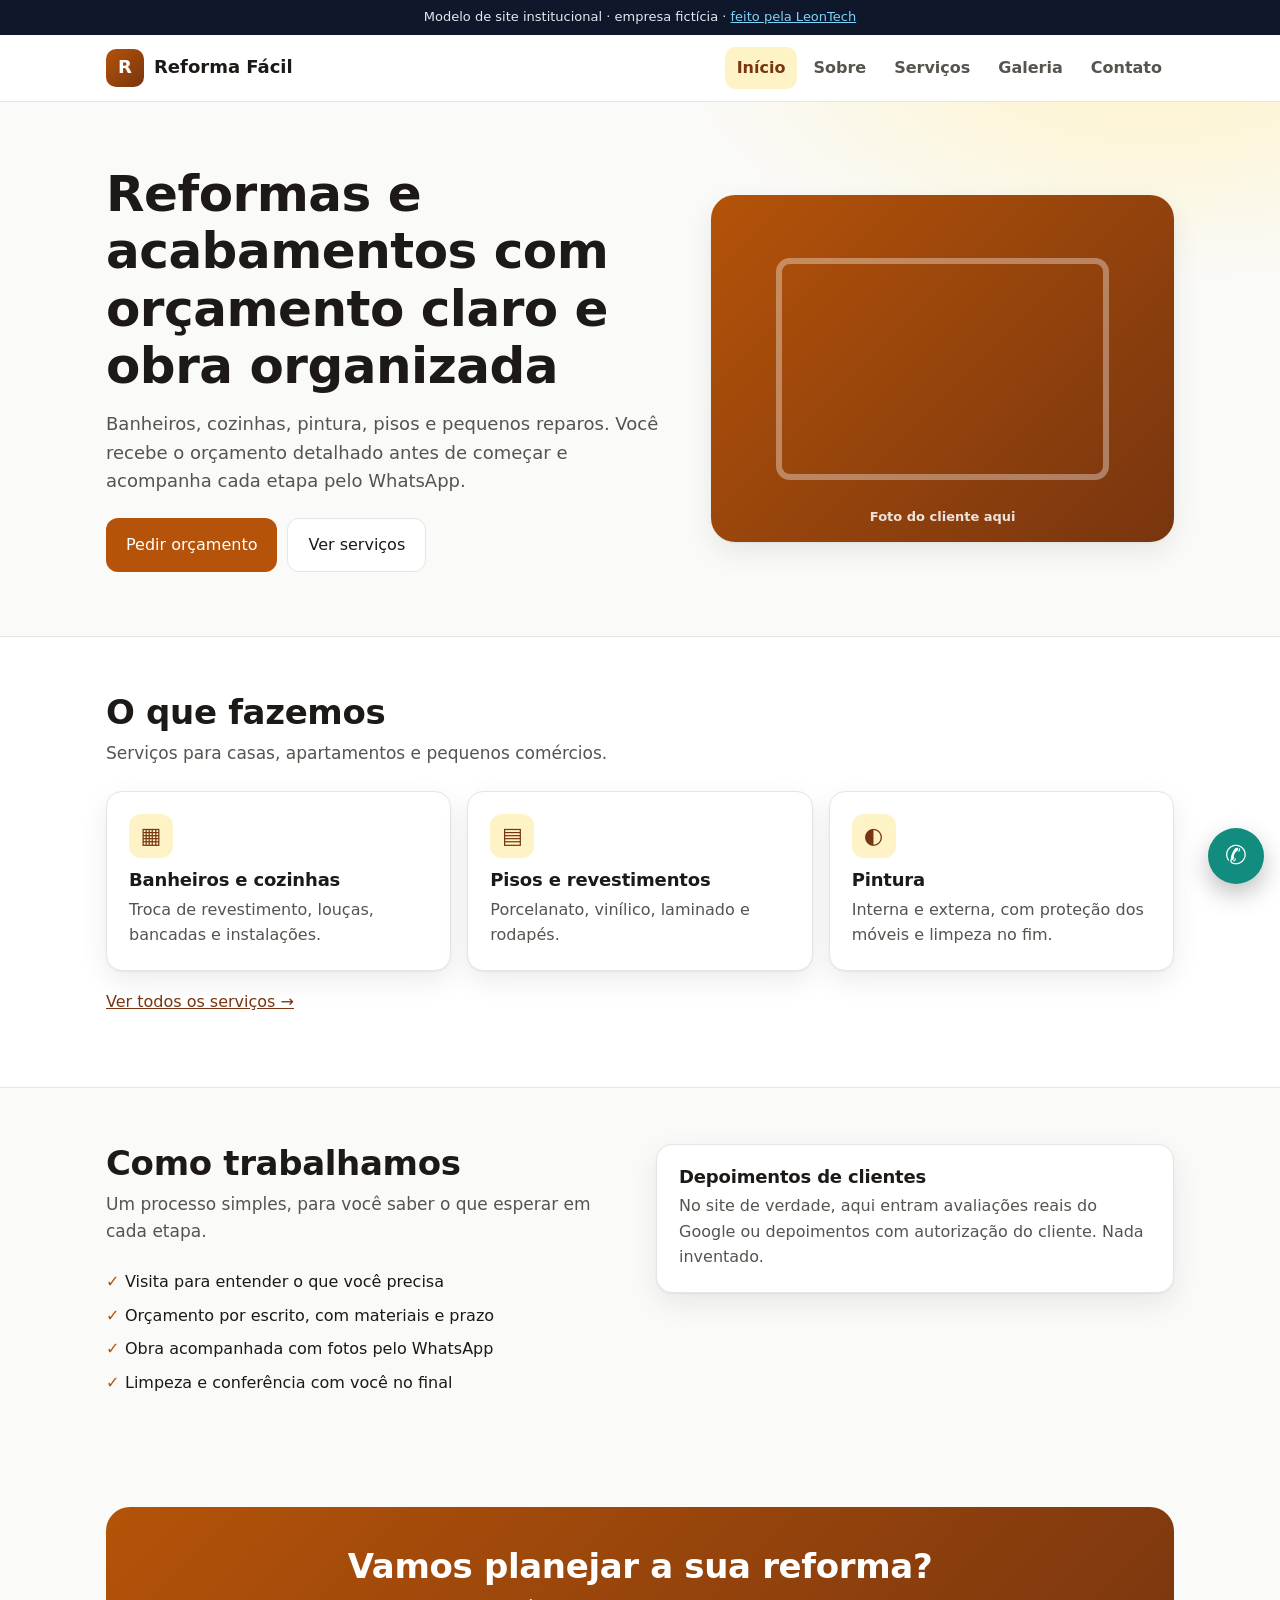
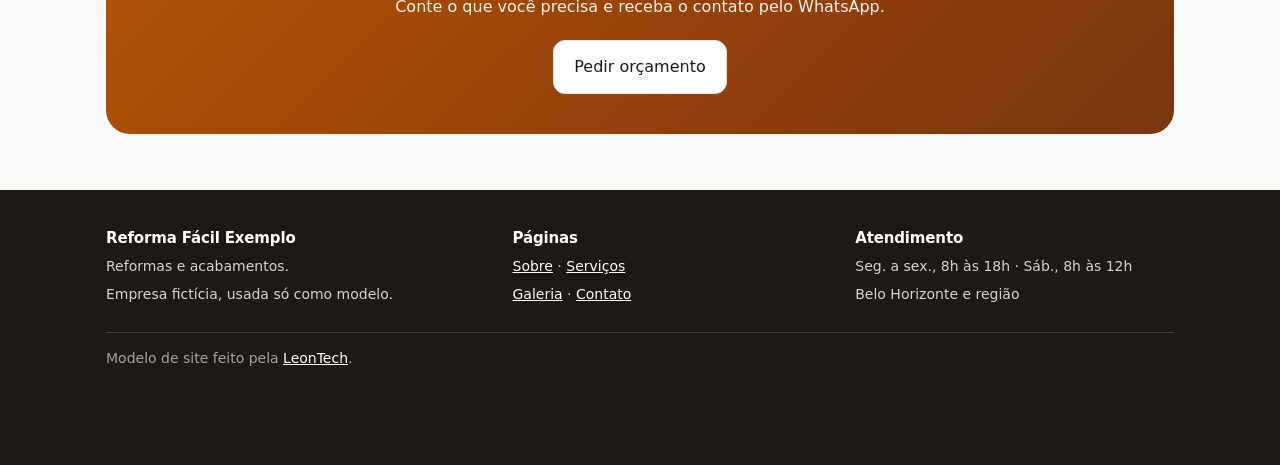
<file: site-modelo/index.html>
<!doctype html>
<html lang="pt-BR">
<head>
<meta charset="utf-8">
<meta name="viewport" content="width=device-width, initial-scale=1">
<title>Reforma Fácil Exemplo · Reformas e acabamentos</title>
<meta name="description" content="Modelo de site institucional da LeonTech: empresa fictícia de reformas e acabamentos, com páginas de serviços, galeria e contato pelo WhatsApp.">
<meta name="robots" content="noindex">
<link rel="stylesheet" href="site.css">
</head>
<body>
<a class="pular" href="#conteudo">Pular para o conteúdo</a>
<div class="faixa-demo" role="note">Modelo de site institucional · empresa fictícia · <a href="https://www.leontech.dev.br" target="_blank" rel="noopener">feito pela LeonTech</a></div>
<header class="topo">
  <div class="container">
    <a class="marca" href="index.html"><span class="simbolo" aria-hidden="true">R</span>Reforma Fácil</a>
    <button type="button" class="botao-menu" aria-expanded="false" aria-controls="menu">Menu</button>
    <nav class="menu" id="menu" aria-label="Páginas">
      <ul>
        <li><a href="index.html">Início</a></li>
        <li><a href="sobre.html">Sobre</a></li>
        <li><a href="servicos.html">Serviços</a></li>
        <li><a href="galeria.html">Galeria</a></li>
        <li><a href="contato.html">Contato</a></li>
      </ul>
    </nav>
  </div>
</header>

<main id="conteudo">
  <section class="hero">
    <div class="container">
      <div>
        <h1>Reformas e acabamentos com orçamento claro e obra organizada</h1>
        <p>Banheiros, cozinhas, pintura, pisos e pequenos reparos. Você recebe o orçamento detalhado antes de começar e acompanha cada etapa pelo WhatsApp.</p>
        <div class="acoes">
          <a class="btn btn-marca" href="contato.html">Pedir orçamento</a>
          <a class="btn btn-claro" href="servicos.html">Ver serviços</a>
        </div>
      </div>
      <div class="ilustra" role="img" aria-label="Espaço para uma foto de obra do cliente"></div>
    </div>
  </section>

  <section class="bloco alt">
    <div class="container">
      <h2 class="titulo-secao">O que fazemos</h2>
      <p class="lead">Serviços para casas, apartamentos e pequenos comércios.</p>
      <div class="grade">
        <article class="cartao"><div class="icone" aria-hidden="true">▦</div><h3>Banheiros e cozinhas</h3><p>Troca de revestimento, louças, bancadas e instalações.</p></article>
        <article class="cartao"><div class="icone" aria-hidden="true">▤</div><h3>Pisos e revestimentos</h3><p>Porcelanato, vinílico, laminado e rodapés.</p></article>
        <article class="cartao"><div class="icone" aria-hidden="true">◐</div><h3>Pintura</h3><p>Interna e externa, com proteção dos móveis e limpeza no fim.</p></article>
      </div>
      <p style="margin-top:18px"><a href="servicos.html">Ver todos os serviços →</a></p>
    </div>
  </section>

  <section class="bloco">
    <div class="container dois">
      <div>
        <h2 class="titulo-secao">Como trabalhamos</h2>
        <p class="lead">Um processo simples, para você saber o que esperar em cada etapa.</p>
        <ul class="lista-check">
          <li>Visita para entender o que você precisa</li>
          <li>Orçamento por escrito, com materiais e prazo</li>
          <li>Obra acompanhada com fotos pelo WhatsApp</li>
          <li>Limpeza e conferência com você no final</li>
        </ul>
      </div>
      <div class="cartao">
        <h3>Depoimentos de clientes</h3>
        <p>No site de verdade, aqui entram avaliações reais do Google ou depoimentos com autorização do cliente. Nada inventado.</p>
      </div>
    </div>
  </section>

  <section class="cta">
    <div class="container">
      <div class="caixa">
        <h2>Vamos planejar a sua reforma?</h2>
        <p>Conte o que você precisa e receba o contato pelo WhatsApp.</p>
        <a class="btn btn-claro" href="contato.html">Pedir orçamento</a>
      </div>
    </div>
  </section>
</main>

<footer>
  <div class="container">
    <div class="colunas">
      <div><h3>Reforma Fácil Exemplo</h3><p>Reformas e acabamentos.</p><p>Empresa fictícia, usada só como modelo.</p></div>
      <div><h3>Páginas</h3><p><a href="sobre.html">Sobre</a> · <a href="servicos.html">Serviços</a></p><p><a href="galeria.html">Galeria</a> · <a href="contato.html">Contato</a></p></div>
      <div><h3>Atendimento</h3><p>Seg. a sex., 8h às 18h · Sáb., 8h às 12h</p><p>Belo Horizonte e região</p></div>
    </div>
    <p class="credito">Modelo de site feito pela <a href="https://www.leontech.dev.br" target="_blank" rel="noopener">LeonTech</a>.</p>
  </div>
</footer>
<a class="whats-flutuante" href="contato.html" aria-label="Pedir orçamento pelo WhatsApp">✆</a>
<script src="site.js"></script>
</body>
</html>
</file>
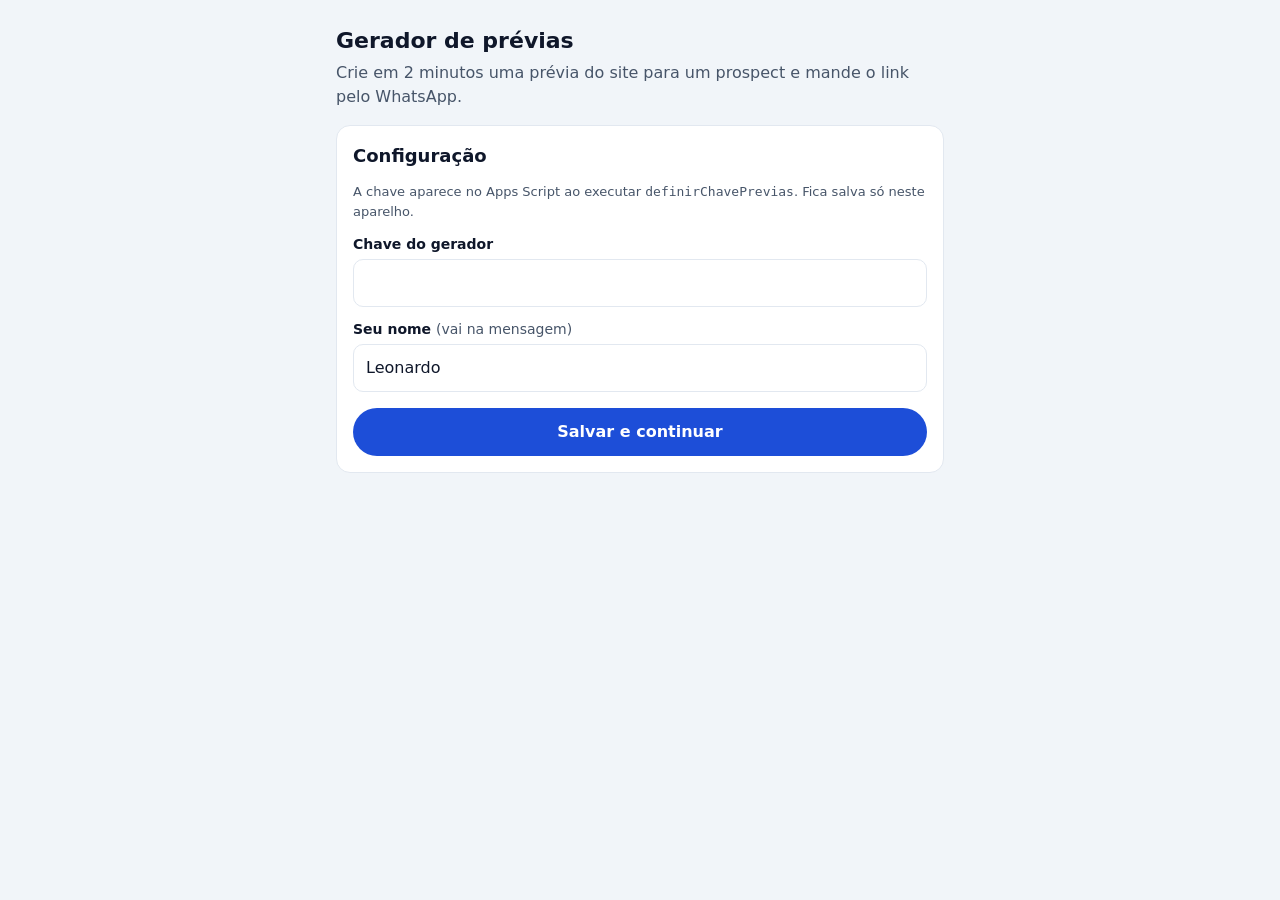
<file: gerador.html>
<!doctype html>
<html lang="pt-BR">
<head>
<meta charset="utf-8">
<meta name="viewport" content="width=device-width, initial-scale=1">
<meta name="robots" content="noindex, nofollow">
<title>Gerador de prévias</title>
<!-- App na tela inicial (PWA): só o gerador; a demo e as prévias não usam -->
<link rel="manifest" href="manifest.webmanifest">
<meta name="theme-color" content="#0f172a">
<link rel="icon" href="icone-192.png" type="image/png">
<link rel="apple-touch-icon" href="apple-touch-icon.png">
<meta name="apple-mobile-web-app-capable" content="yes">
<meta name="mobile-web-app-capable" content="yes">
<meta name="apple-mobile-web-app-title" content="Gerador">
<meta name="apple-mobile-web-app-status-bar-style" content="default">
<style>
  :root { --cor: #1d4ed8; --cor-clara: #dbeafe; --fundo: #f1f5f9; --cartao: #fff; --texto: #0f172a; --suave: #475569; --borda: #e2e8f0; --ok: #15803d; --erro: #b91c1c; --whats: #128c7e; }
  * { box-sizing: border-box; }
  body { margin: 0; font-family: system-ui, -apple-system, "Segoe UI", Roboto, Arial, sans-serif; background: var(--fundo); color: var(--texto); line-height: 1.5; }
  main { max-width: 640px; margin: 0 auto; padding: 16px; }
  h1 { font-size: 22px; margin: 8px 0 4px; }
  h2 { font-size: 18px; margin: 0 0 12px; }
  p.sub { color: var(--suave); margin: 0 0 16px; }
  .cartao { background: var(--cartao); border: 1px solid var(--borda); border-radius: 14px; padding: 16px; margin-bottom: 16px; }
  label { display: block; font-weight: 600; font-size: 14px; margin: 12px 0 4px; }
  .opc { font-weight: 400; color: var(--suave); }
  input, select, textarea { width: 100%; padding: 11px 12px; border: 1.5px solid var(--borda); border-radius: 10px; font: inherit; font-size: 16px; background: #fff; color: var(--texto); }
  input[type=color] { padding: 2px; height: 44px; }
  textarea { min-height: 90px; resize: vertical; }
  input:focus, select:focus, textarea:focus { outline: 3px solid var(--cor-clara); border-color: var(--cor); }
  .invalido { border-color: var(--erro) !important; }
  .msg-erro { color: var(--erro); font-size: 13px; min-height: 0; }
  .linha { display: grid; grid-template-columns: 1fr 1fr; gap: 0 12px; }
  .btn { display: inline-flex; align-items: center; justify-content: center; gap: 6px; padding: 12px 16px; border-radius: 999px; border: 0; font: inherit; font-weight: 650; cursor: pointer; text-decoration: none; }
  .btn[disabled] { opacity: .6; cursor: progress; }
  .primario { background: var(--cor); color: #fff; width: 100%; margin-top: 16px; }
  .whats { background: var(--whats); color: #fff; }
  .claro { background: #fff; color: var(--texto); border: 1px solid var(--borda); }
  .perigo { background: #fff; color: var(--erro); border: 1px solid #fecaca; }
  .acoes { display: flex; flex-wrap: wrap; gap: 8px; margin-top: 12px; }
  .acoes .btn { padding: 9px 14px; font-size: 14px; }
  details summary { cursor: pointer; font-weight: 600; margin-top: 14px; color: var(--cor); }
  .link { word-break: break-all; background: var(--fundo); border-radius: 8px; padding: 10px; font-family: ui-monospace, Consolas, monospace; font-size: 14px; }
  .aviso { border-radius: 10px; padding: 10px 12px; font-size: 14px; margin-top: 12px; }
  .aviso.ok { background: #dcfce7; color: #14532d; }
  .aviso.erro { background: #fee2e2; color: #7f1d1d; }
  .previa { border-top: 1px solid var(--borda); padding: 12px 0; }
  .previa:first-child { border-top: 0; padding-top: 0; }
  .previa strong { display: block; }
  .meta { color: var(--suave); font-size: 13px; }
  .vistas { display: inline-block; background: var(--cor-clara); color: var(--cor); border-radius: 999px; padding: 1px 10px; font-size: 13px; font-weight: 650; }
  .vistas.zero { background: var(--fundo); color: var(--suave); }
  .bloco-imagens { margin-top: 14px; padding: 14px; border: 1.5px dashed var(--borda); border-radius: 12px; background: #fafbff; }
  .bloco-imagens > label:first-child { margin-top: 0; }
  label.arquivo { display: flex; flex-direction: column; align-items: center; justify-content: center; gap: 2px; min-height: 76px; border: 1.5px solid var(--borda); border-radius: 12px; background: #fff; cursor: pointer; text-align: center; font-weight: 650; margin: 6px 0 0; }
  label.arquivo small { font-weight: 400; color: var(--suave); font-size: 12px; }
  label.arquivo:hover { border-color: var(--cor); }
  .miniaturas { display: flex; flex-wrap: wrap; gap: 8px; margin-top: 8px; }
  .mini { position: relative; width: 64px; height: 64px; border-radius: 10px; overflow: hidden; border: 1px solid var(--borda); background: #fff; }
  .mini img { width: 100%; height: 100%; object-fit: cover; }
  .mini.logo img { object-fit: contain; padding: 4px; }
  .mini button { position: absolute; top: 2px; right: 2px; width: 22px; height: 22px; border-radius: 50%; border: 0; background: rgba(15,23,42,.75); color: #fff; font-size: 13px; line-height: 22px; padding: 0; cursor: pointer; }
  .consent { display: flex; gap: 10px; align-items: flex-start; font-size: 14px; font-weight: 400; color: var(--suave); margin-top: 10px; }
  .consent input { width: 20px; height: 20px; margin-top: 2px; flex: none; }
  .amostra { display: inline-block; width: 14px; height: 14px; border-radius: 4px; vertical-align: -2px; margin: 0 4px; border: 1px solid var(--borda); }
  /* Meta e funil */
  .meta-numeros { font-size: 15px; color: var(--suave); }
  .meta-numeros strong { font-size: 28px; color: var(--texto); }
  .barra { height: 12px; border-radius: 999px; background: var(--fundo); border: 1px solid var(--borda); overflow: hidden; margin: 8px 0 6px; }
  .barra span { display: block; height: 100%; width: 0; background: linear-gradient(90deg, #22c55e, #15803d); transition: width .5s; }
  .etapas { display: flex; flex-wrap: wrap; gap: 6px; margin-top: 8px; }
  .chip { display: inline-flex; align-items: center; gap: 4px; border-radius: 999px; padding: 3px 10px; font-size: 13px; font-weight: 650; background: var(--fundo); color: var(--suave); border: 1px solid var(--borda); }
  .chip b { color: var(--texto); }
  .e-criada { background: #f1f5f9; } .e-enviada { background: #e0f2fe; } .e-abriu { background: #fef3c7; }
  .e-respondeu { background: #ede9fe; } .e-proposta { background: #dbeafe; } .e-fechou { background: #dcfce7; } .e-perdeu { background: #fee2e2; }
  .ajustes { margin-top: 12px; }
  .previa .dica-acao { font-size: 13px; margin-top: 6px; padding: 6px 10px; border-radius: 8px; background: #fffbeb; color: #92400e; }
  .previa .dica-acao.calma { background: var(--fundo); color: var(--suave); }
  .previa select.etapa { width: auto; padding: 6px 10px; font-size: 14px; border-radius: 999px; }
  .painel { margin-top: 10px; padding: 12px; border: 1px solid var(--borda); border-radius: 12px; background: #fafbff; }
  .painel textarea { min-height: 150px; font-size: 14px; }
  .valores { color: var(--suave); font-size: 13px; }
  [hidden] { display: none !important; }
  @media (max-width: 480px) { .linha { grid-template-columns: 1fr; } }
</style>
</head>
<body>
<main>
  <h1>Gerador de prévias</h1>
  <p class="sub">Crie em 2 minutos uma prévia do site para um prospect e mande o link pelo WhatsApp.</p>

  <!-- Configuração (chave do gerador + seu nome) -->
  <section class="cartao" id="sec-config">
    <h2>Configuração</h2>
    <p class="meta">A chave aparece no Apps Script ao executar <code>definirChavePrevias</code>. Fica salva só neste aparelho.</p>
    <label for="c-chave">Chave do gerador</label>
    <input id="c-chave" type="password" autocomplete="off" spellcheck="false">
    <label for="c-nome">Seu nome <span class="opc">(vai na mensagem)</span></label>
    <input id="c-nome" maxlength="40" value="Leonardo">
    <button class="btn primario" id="c-salvar" type="button">Salvar e continuar</button>
    <div id="c-retorno"></div>
  </section>

  <!-- Nova prévia -->
  <section class="cartao" id="sec-nova" hidden>
    <h2>Nova prévia</h2>
    <form id="f" novalidate>
      <div id="f-da-lista" hidden></div>
      <label for="f-empresa">Nome da empresa</label>
      <input id="f-empresa" maxlength="60" autocomplete="off" placeholder="Ex.: Auto Center São José">
      <div class="msg-erro" data-erro="empresa"></div>

      <div class="linha">
        <div>
          <label for="f-nicho">Nicho</label>
          <select id="f-nicho"></select>
          <div class="msg-erro" data-erro="nicho"></div>
        </div>
        <div>
          <label for="f-bairro">Bairro <span class="opc">(opcional)</span></label>
          <input id="f-bairro" maxlength="40" placeholder="Ex.: Barreiro">
        </div>
      </div>
      <label for="f-cidade">Cidade da empresa <span class="opc">(opcional; em branco = BH e região)</span></label>
      <input id="f-cidade" maxlength="40" placeholder="Ex.: Belo Horizonte, Contagem, Betim…" autocomplete="off">
      <div class="msg-erro" id="aviso-cidade" hidden></div>

      <div class="linha">
        <div>
          <label for="f-whatsapp">WhatsApp da empresa <span class="opc">(opcional)</span></label>
          <input id="f-whatsapp" type="tel" inputmode="tel" placeholder="(31) 99999-9999" maxlength="20">
          <div class="msg-erro" data-erro="whatsapp"></div>
        </div>
        <div>
          <label for="f-cor">Cor da marca <span class="opc">(opcional)</span></label>
          <input id="f-cor" type="color">
          <div class="msg-erro" data-erro="cor"></div>
        </div>
      </div>

      <div class="linha">
        <div>
          <label for="f-nota">Nota no Google <span class="opc">(opcional)</span></label>
          <input id="f-nota" inputmode="decimal" maxlength="3" placeholder="Ex.: 4,8">
          <div class="msg-erro" data-erro="nota"></div>
        </div>
        <div>
          <label for="f-avaliacoes">Nº de avaliações</label>
          <input id="f-avaliacoes" inputmode="numeric" maxlength="7" placeholder="Ex.: 120">
          <div class="msg-erro" data-erro="avaliacoes"></div>
        </div>
      </div>
      <p class="meta" style="margin:4px 0 0">Copie do perfil da empresa no Google Maps. Em branco = a prévia não mostra estrelas (nunca invente a nota).</p>

      <div class="bloco-imagens">
        <label>Imagens <span class="opc">(opcional — deixam a prévia muito mais convincente)</span></label>
        <div class="linha">
          <div>
            <label class="arquivo" for="f-logo">🏷️ Logo<small>PNG, JPG ou WebP</small></label>
            <input id="f-logo" type="file" accept="image/png,image/jpeg,image/webp" hidden>
            <div class="miniaturas" id="mini-logo"></div>
          </div>
          <div>
            <label class="arquivo" for="f-fotos">📷 Fotos (até 4)<small>fachada, serviço, equipe</small></label>
            <input id="f-fotos" type="file" accept="image/png,image/jpeg,image/webp" multiple hidden>
            <div class="miniaturas" id="mini-fotos"></div>
          </div>
        </div>
        <p class="meta" id="cor-da-logo" hidden></p>
        <label class="consent" id="consent-imagens" hidden>
          <input type="checkbox" id="f-direitos">
          <span>As imagens foram publicadas pela própria empresa (site, Instagram ou fotos do dono no Google), servem só para esta demonstração e eu removo se ela pedir. Evito fotos com pessoas identificáveis.</span>
        </label>
        <div class="msg-erro" data-erro="imagens"></div>
      </div>

      <details>
        <summary>Mais detalhes (opcional)</summary>
        <label for="f-titulo">Título da página</label>
        <input id="f-titulo" maxlength="90" placeholder="Em branco = título padrão do nicho com o bairro">
        <label for="f-endereco">Endereço</label>
        <input id="f-endereco" maxlength="120">
        <label for="f-horario">Horário</label>
        <input id="f-horario" maxlength="80" placeholder="Ex.: Seg a sex, 8h às 18h">
        <label for="f-servicos">Serviços <span class="opc">(um por linha: Serviço | descrição curta; máx. 8)</span></label>
        <textarea id="f-servicos" placeholder="Troca de óleo | Rápida, com óleo indicado para o seu motor"></textarea>
      </details>

      <button class="btn primario" id="f-gerar" type="submit">Gerar prévia</button>
      <div id="f-retorno"></div>
    </form>
  </section>

  <!-- Resultado -->
  <section class="cartao" id="sec-resultado" hidden>
    <h2>Prévia pronta ✓</h2>
    <div class="link" id="r-link"></div>
    <div class="acoes">
      <a class="btn whats" id="r-enviar" target="_blank" rel="noopener">💬 Enviar pelo WhatsApp</a>
      <button class="btn claro" type="button" id="r-copiar-msg">Copiar mensagem</button>
      <button class="btn claro" type="button" id="r-copiar-link">Copiar link</button>
      <a class="btn claro" id="r-abrir" target="_blank" rel="noopener">Abrir prévia</a>
    </div>
    <label for="r-msg">Mensagem <span class="opc">(pode editar antes de copiar; personalize a 1ª linha)</span></label>
    <textarea id="r-msg" rows="7"></textarea>
    <div id="r-retorno"></div>
  </section>

  <!-- Meta e funil -->
  <section class="cartao" id="sec-meta" hidden>
    <h2>Meta</h2>
    <div class="meta-numeros"><strong id="m-recebido">R$ 0</strong> <span>de <span id="m-meta">R$ 1.500</span> recebidos</span></div>
    <div class="barra" role="progressbar" aria-label="Progresso da meta" aria-valuemin="0" aria-valuemax="100" id="m-barra"><span id="m-preenchido"></span></div>
    <p class="meta" id="m-detalhe"></p>
    <div class="etapas" id="m-etapas"></div>
    <details class="ajustes">
      <summary>Ajustes de venda (Pix e meta)</summary>
      <label for="v-pix">Sua chave Pix <span class="opc">(vai nas propostas; fica só neste aparelho)</span></label>
      <input id="v-pix" maxlength="80" autocomplete="off" placeholder="Ex.: seu e-mail, celular ou chave aleatória">
      <label for="v-pix-nome">Nome que aparece no Pix</label>
      <input id="v-pix-nome" maxlength="60">
      <label for="v-meta">Meta (R$)</label>
      <input id="v-meta" inputmode="numeric" maxlength="7" placeholder="1500">
      <button class="btn claro" type="button" id="v-salvar" style="margin-top:10px">Salvar ajustes</button>
      <div id="v-retorno"></div>
    </details>
  </section>

  <!-- Lista -->
  <section class="cartao" id="sec-lista" hidden>
    <div style="display:flex; justify-content:space-between; align-items:center; gap:8px;">
      <h2 style="margin:0">Minhas prévias</h2>
      <button class="btn claro" type="button" id="l-atualizar" style="padding:7px 12px; font-size:14px">Atualizar</button>
    </div>
    <p class="meta">Visitas contam quando o prospect abre o link (as suas, deste aparelho, não contam).</p>
    <div id="l-itens"></div>
  </section>

  <p class="meta"><button class="btn claro" type="button" id="trocar-chave" style="padding:6px 12px; font-size:13px">Trocar chave / sair deste aparelho</button></p>
</main>

<script src="nichos.js"></script>
<script>
const ENDPOINT = 'https://script.google.com/macros/s/AKfycbwFelxYsL1Rk9c_AVEzK8M9rZnTZ1Q201lnlchSykuL7AcueTX5BgsTz5s6Ho3aTQRl/exec';
const BASE_PREVIA = location.origin + location.pathname.replace(/gerador\.html$/, '');
const corPadrao = k => (NICHOS[k] || NICHOS.oficina).cor;

// Seletor de nicho agrupado (vem de nichos.js).
GRUPOS_NICHOS.forEach(g => {
  const og = document.createElement('optgroup'); og.label = g.nome;
  g.nichos.filter(k => NICHOS[k]).forEach(k => og.appendChild(new Option(NICHOS[k].rotulo, k)));
  document.getElementById('f-nicho').appendChild(og);
});

const $ = s => document.querySelector(s);
const guardar = (() => { try { const s = localStorage; s.setItem('__t', '1'); s.removeItem('__t'); return s; } catch (e) { return null; } })();
const ler = k => (guardar && guardar.getItem(k)) || '';
const salvar = (k, v) => { if (guardar) { if (v) guardar.setItem(k, v); else guardar.removeItem(k); } };

let chave = ler('chave_previas');
let corAlterada = false;

/* ---------- Imagens (logo + até 4 fotos) ---------- */
const MAX_FOTOS = 4;
// Cada item: { dataUrl, id } — id preenchido depois do envio (evita reenviar ao tentar de novo).
const imagens = { logo: null, fotos: [] };
let corVeioDaLogo = false;

/** Lê o arquivo e reduz no próprio aparelho (logo: PNG até 512 px; fotos: JPG até 1600 px). */
async function reduzirImagem(arquivo, papel) {
  if (!/^image\/(png|jpeg|webp)$/.test(arquivo.type)) throw new Error('Use JPG, PNG ou WebP.');
  if (arquivo.size > 25 * 1024 * 1024) throw new Error('Arquivo grande demais (máx. 25 MB antes de reduzir).');
  const url = URL.createObjectURL(arquivo);
  try {
    const img = await new Promise((ok, falha) => { const i = new Image(); i.onload = () => ok(i); i.onerror = () => falha(new Error('Não consegui abrir a imagem.')); i.src = url; });
    const max = papel === 'logo' ? 512 : 1600;
    const escala = Math.min(1, max / Math.max(img.naturalWidth, img.naturalHeight));
    const canvas = document.createElement('canvas');
    canvas.width = Math.max(1, Math.round(img.naturalWidth * escala));
    canvas.height = Math.max(1, Math.round(img.naturalHeight * escala));
    const ctx = canvas.getContext('2d');
    if (papel !== 'logo') { ctx.fillStyle = '#fff'; ctx.fillRect(0, 0, canvas.width, canvas.height); }
    ctx.drawImage(img, 0, 0, canvas.width, canvas.height);
    const dataUrl = papel === 'logo' ? canvas.toDataURL('image/png') : canvas.toDataURL('image/jpeg', 0.82);
    return { dataUrl, canvas };
  } finally { URL.revokeObjectURL(url); }
}

/** Cor mais marcante da logo (ignora transparente, branco, preto e cinzas), já legível com texto branco. */
function corDaLogo(canvas) {
  const { width: w, height: h } = canvas;
  const d = canvas.getContext('2d').getImageData(0, 0, w, h).data;
  const contagem = new Map();
  const passo = Math.max(1, Math.floor((w * h) / 20000));
  for (let i = 0; i < w * h; i += passo) {
    const [r, g, b, a] = [d[i * 4], d[i * 4 + 1], d[i * 4 + 2], d[i * 4 + 3]];
    if (a < 200) continue;
    const max = Math.max(r, g, b), min = Math.min(r, g, b);
    if (max < 40 || min > 215 || max - min < 40) continue; // preto, branco ou cinza
    const chave = [r, g, b].map(v => Math.round(v / 24) * 24).join(',');
    contagem.set(chave, (contagem.get(chave) || 0) + 1);
  }
  if (!contagem.size) return null;
  const [melhor] = [...contagem.entries()].sort((a, b) => b[1] - a[1])[0];
  const hex = '#' + melhor.split(',').map(v => Math.min(255, Number(v)).toString(16).padStart(2, '0')).join('');
  return corLegivel(hex);
}

function desenharMiniaturas() {
  const mini = (item, classe, remover) => {
    const div = document.createElement('div'); div.className = 'mini ' + classe;
    const img = document.createElement('img'); img.src = item.dataUrl; img.alt = '';
    const x = document.createElement('button'); x.type = 'button'; x.textContent = '×'; x.setAttribute('aria-label', 'Remover imagem');
    x.addEventListener('click', remover);
    div.append(img, x); return div;
  };
  $('#mini-logo').replaceChildren(...(imagens.logo ? [mini(imagens.logo, 'logo', () => { imagens.logo = null; $('#cor-da-logo').hidden = true;
    if (corVeioDaLogo) { corVeioDaLogo = false; corAlterada = false; $('#f-cor').value = corPadrao($('#f-nicho').value); }
    desenharMiniaturas(); })] : []));
  $('#mini-fotos').replaceChildren(...imagens.fotos.map((f, i) => mini(f, '', () => { imagens.fotos.splice(i, 1); desenharMiniaturas(); })));
  $('#consent-imagens').hidden = !(imagens.logo || imagens.fotos.length);
}

function erroImagens(texto) { const el = $('[data-erro=imagens]'); el.textContent = texto || ''; }

$('#f-logo').addEventListener('change', async ev => {
  const arq = ev.target.files[0]; ev.target.value = '';
  if (!arq) return;
  erroImagens('');
  try {
    const { dataUrl, canvas } = await reduzirImagem(arq, 'logo');
    imagens.logo = { dataUrl, id: null };
    const cor = corDaLogo(canvas);
    if (cor && !corAlterada) {
      $('#f-cor').value = cor; corAlterada = true; corVeioDaLogo = true;
      const p = $('#cor-da-logo'); p.replaceChildren('Cor da marca puxada da logo:', Object.assign(document.createElement('span'), { className: 'amostra', style: `background:${cor}` }), cor);
      p.hidden = false;
    }
    desenharMiniaturas();
  } catch (e) { erroImagens(e.message); }
});

$('#f-fotos').addEventListener('change', async ev => {
  const arqs = [...ev.target.files]; ev.target.value = '';
  erroImagens('');
  for (const arq of arqs) {
    if (imagens.fotos.length >= MAX_FOTOS) { erroImagens(`Máximo de ${MAX_FOTOS} fotos.`); break; }
    try { const { dataUrl } = await reduzirImagem(arq, 'foto'); imagens.fotos.push({ dataUrl, id: null }); }
    catch (e) { erroImagens(e.message); }
  }
  desenharMiniaturas();
});

/** Envia para o Drive o que ainda não foi enviado. Retorna { logo, fotos } com os IDs. */
async function enviarImagens(progresso) {
  const fila = [...(imagens.logo ? [['logo', imagens.logo]] : []), ...imagens.fotos.map(f => ['foto', f])];
  let n = 0;
  for (const [papel, item] of fila) {
    n++;
    if (item.id) continue;
    progresso(`Enviando imagens ${n}/${fila.length}…`);
    const r = await api({ acao: 'enviarImagem', papel, dados: item.dataUrl }, 60000); // 4G fraco + Drive: dá mais tempo
    if (r.chaveInvalida) throw Object.assign(new Error('chave'), { chaveInvalida: true });
    if (!r.ok) throw new Error(r.mensagem || 'Falha ao enviar imagem.');
    item.id = r.id;
  }
  return { logo: imagens.logo ? imagens.logo.id : '', fotos: imagens.fotos.map(f => f.id) };
}

async function api(dados, tempoMs) {
  const ctrl = new AbortController();
  const t = setTimeout(() => ctrl.abort(), tempoMs || 20000);
  try {
    const r = await fetch(ENDPOINT, { method: 'POST', body: JSON.stringify({ chave, ...dados }), signal: ctrl.signal });
    const texto = await r.text();
    // Quando o Apps Script falha, ele devolve uma página HTML em vez de JSON.
    try { return JSON.parse(texto); } catch (e) { return { ok: false, mensagem: 'Erro no servidor (Apps Script). Confira a implantação e a planilha.' }; }
  } finally { clearTimeout(t); }
}

function aviso(alvo, tipo, texto) {
  const box = $(alvo); box.replaceChildren();
  if (!tipo) return;
  const d = document.createElement('div'); d.className = `aviso ${tipo}`; d.textContent = texto; box.appendChild(d);
}

function mostrarTelas() {
  const temChave = !!chave;
  $('#sec-config').hidden = temChave;
  $('#sec-nova').hidden = !temChave;
  $('#sec-lista').hidden = !temChave;
  $('#sec-meta').hidden = !temChave;
  $('#trocar-chave').hidden = !temChave;
  if (temChave) listar();
}

/* ---------- Configuração ---------- */
$('#c-salvar').addEventListener('click', async () => {
  const tentativa = $('#c-chave').value.trim();
  if (!tentativa) return aviso('#c-retorno', 'erro', 'Cole a chave do gerador.');
  const btn = $('#c-salvar'); btn.disabled = true; btn.textContent = 'Verificando…';
  try {
    const anterior = chave; chave = tentativa;
    const r = await api({ acao: 'verificarChave' });
    if (!r.ok) { chave = anterior; return aviso('#c-retorno', 'erro', r.mensagem || 'Chave inválida.'); }
    salvar('chave_previas', chave);
    salvar('seu_nome', $('#c-nome').value.trim());
    salvar('dono_previas', '1'); // a landing não conta as visitas feitas deste aparelho
    $('#c-chave').value = '';
    aviso('#c-retorno', null);
    mostrarTelas();
  } catch (e) {
    aviso('#c-retorno', 'erro', 'Sem conexão com o servidor. Tente de novo.');
  } finally { btn.disabled = false; btn.textContent = 'Salvar e continuar'; }
});
$('#trocar-chave').addEventListener('click', () => { chave = ''; salvar('chave_previas', ''); $('#c-nome').value = ler('seu_nome') || 'Leonardo'; mostrarTelas(); });

/* ---------- Formulário ---------- */
$('#f-nicho').addEventListener('change', () => { if (!corAlterada) $('#f-cor').value = corPadrao($('#f-nicho').value); });
$('#f-cor').addEventListener('input', () => { corAlterada = true; corVeioDaLogo = false; });
$('#f-whatsapp').addEventListener('input', ev => {
  let d = ev.target.value.replace(/\D/g, '').replace(/^0+/, '');
  if (d.length > 11 && d.startsWith('55')) d = d.slice(2);
  d = d.slice(0, 11);
  ev.target.value = d.length > 6 ? `(${d.slice(0, 2)}) ${d.slice(2, d.length - 4)}-${d.slice(-4)}` : d.length > 2 ? `(${d.slice(0, 2)}) ${d.slice(2)}` : d;
});

function lerServicos(texto) {
  return texto.split('\n').map(l => l.trim()).filter(Boolean).slice(0, 8).map(l => {
    const [nome, ...resto] = l.split('|');
    return [nome.trim(), resto.join('|').trim()];
  }).filter(s => s[0]);
}

function whatsDigitos(v) {
  const d = v.replace(/\D/g, '');
  if (!d) return '';
  return d.startsWith('55') && d.length >= 12 ? d : '55' + d;
}

function coletarPrevia() {
  return {
    empresa: $('#f-empresa').value.trim(),
    nicho: $('#f-nicho').value,
    bairro: $('#f-bairro').value.trim(),
    whatsapp: whatsDigitos($('#f-whatsapp').value),
    cor: corAlterada ? $('#f-cor').value : '',
    titulo: $('#f-titulo').value.trim(),
    endereco: $('#f-endereco').value.trim(),
    horario: $('#f-horario').value.trim(),
    nota: $('#f-nota').value.trim(),
    avaliacoes: $('#f-avaliacoes').value.trim(),
    servicos: lerServicos($('#f-servicos').value)
  };
}

function marcarErros(erros) {
  document.querySelectorAll('[data-erro]').forEach(el => {
    const msg = erros[el.dataset.erro] || '';
    el.textContent = msg;
    const campo = $(`#f-${el.dataset.erro}`); if (campo) campo.classList.toggle('invalido', !!msg);
  });
}

/* Cidades de BH e região: a apresentação "desenvolvedor aqui de BH" passa confiança local. Fora delas, apresentação nacional. */
const REGIAO_BH = ['belo horizonte', 'bh', 'contagem', 'betim', 'nova lima', 'sabara', 'santa luzia', 'ribeirao das neves', 'ibirite',
  'vespasiano', 'lagoa santa', 'sarzedo', 'brumadinho', 'pedro leopoldo', 'confins', 'sao jose da lapa', 'raposos', 'rio acima',
  'juatuba', 'mateus leme', 'igarape', 'esmeraldas', 'caete', 'mario campos', 'sao joaquim de bicas'];
function naRegiaoBH(cidade) {
  const c = String(cidade || '').normalize('NFD').replace(/[̀-ͯ]/g, '').toLowerCase().replace(/[^a-z ]/g, ' ').replace(/\s+/g, ' ').trim()
    .replace(/ (mg|minas gerais)$/, '');
  return !c || REGIAO_BH.includes(c);
}
function apresentacao(nome, cidade) {
  return naRegiaoBH(cidade) ? `Sou ${nome}, desenvolvedor aqui de BH.` : `Sou ${nome}, da LeonTech: desenvolvo sites e sistemas, com atendimento remoto em todo o Brasil.`;
}
/** abertura (opcional, vem da lista de prospecção): frase personalizada sobre a empresa, no lugar de "Vi a X no Google".
 *  cidade (opcional): decide a apresentação (BH e região × nacional). */
function mensagemPara(empresa, link, nicho, abertura, cidade) {
  const nome = ler('seu_nome') || 'Leonardo';
  const pedido = (NICHOS[nicho] || NICHOS.oficina).pedido || 'pedidos de orçamento';
  const sou = apresentacao(nome, cidade);
  if (abertura) return `Oi, tudo bem? ${sou} ${abertura}\n\nMontei uma prévia de como poderia ficar uma página para receber ${pedido} direto no WhatsApp de vocês:\n\n${link}\n\nSe fizer sentido, te explico em 10 minutos como funciona. Se não for o momento, sem problema: é só me avisar que não mando mais mensagem.`;
  return `Oi, tudo bem? ${sou} Vi a ${empresa} no Google e montei uma prévia de como poderia ficar uma página para receber ${pedido} direto no WhatsApp de vocês:\n\n${link}\n\nSe fizer sentido, te explico em 10 minutos como funciona. Se não for o momento, sem problema: é só me avisar que não mando mais mensagem.`;
}

$('#f').addEventListener('submit', async ev => {
  ev.preventDefault();
  const p = coletarPrevia();
  const erros = {};
  if (p.empresa.length < 2) erros.empresa = 'Informe o nome da empresa.';
  if (p.whatsapp && !/^55\d{10,11}$/.test(p.whatsapp)) erros.whatsapp = 'Telefone com DDD inválido.';
  const nota = p.nota ? Number(p.nota.replace(',', '.')) : null;
  if (p.nota && !(nota >= 1 && nota <= 5)) erros.nota = 'Nota de 1 a 5 (ex.: 4,8).';
  if (p.avaliacoes && !/^(\d{1,3}(\.\d{3})+|\d+)$/.test(p.avaliacoes)) erros.avaliacoes = 'Só números (ex.: 120 ou 1.234).';
  if (!erros.avaliacoes && !!p.nota !== !!p.avaliacoes) erros[p.nota ? 'avaliacoes' : 'nota'] = 'Preencha nota e avaliações juntas.';
  const temImagens = !!(imagens.logo || imagens.fotos.length);
  if (temImagens && !$('#f-direitos').checked) erros.imagens = 'Confirme que as imagens são da própria empresa.';
  marcarErros(erros);
  aviso('#f-retorno', null);
  if (Object.keys(erros).length) return;

  const btn = $('#f-gerar'); btn.disabled = true; btn.textContent = 'Gerando…';
  const abertura = daLista && daLista.empresa === p.empresa ? daLista.abertura : '';
  const cidade = $('#f-cidade').value.trim(); // só decide a apresentação da mensagem; não vai para o servidor
  try {
    if (temImagens) Object.assign(p, await enviarImagens(t => { btn.textContent = t; }));
    btn.textContent = 'Gerando…';
    const r = await api({ acao: 'criarPrevia', previa: p });
    if (r.chaveInvalida) { chave = ''; salvar('chave_previas', ''); mostrarTelas(); return aviso('#c-retorno', 'erro', 'A chave mudou. Cole a nova chave.'); }
    if (!r.ok) { if (r.erros) marcarErros(r.erros); return aviso('#f-retorno', 'erro', r.mensagem || 'Confira os campos marcados.'); }
    mostrarResultado(p, r.id, abertura, cidade);
    daLista = null; $('#f-da-lista').hidden = true; $('#aviso-cidade').hidden = true;
    $('#f').reset(); corAlterada = false; $('#f-cor').value = corPadrao($('#f-nicho').value);
    imagens.logo = null; imagens.fotos = []; corVeioDaLogo = false; $('#cor-da-logo').hidden = true; desenharMiniaturas();
    listar();
  } catch (e) {
    if (e.chaveInvalida) { chave = ''; salvar('chave_previas', ''); mostrarTelas(); return aviso('#c-retorno', 'erro', 'A chave mudou. Cole a nova chave.'); }
    // Imagens já enviadas guardam o ID: tentar de novo não reenvia o que já foi.
    aviso('#f-retorno', 'erro', e.message && e.message !== 'Failed to fetch' && !/abort/i.test(e.message) ? e.message : 'Sem conexão com o servidor. Tente de novo.');
  } finally { btn.disabled = false; btn.textContent = 'Gerar prévia'; }
});

/* ---------- Resultado ---------- */
let resultado = null;
function linkDaPrevia(id) { return `${BASE_PREVIA}?p=${encodeURIComponent(id)}`; }

function mostrarResultado(p, id, abertura, cidade) {
  const link = linkDaPrevia(id);
  resultado = { p, id, link };
  $('#r-link').textContent = link;
  $('#r-abrir').href = link;
  $('#r-msg').value = mensagemPara(p.empresa, link, p.nicho, abertura, cidade);
  atualizarBotaoEnviar();
  aviso('#r-retorno', null);
  $('#sec-resultado').hidden = false;
  $('#sec-resultado').scrollIntoView({ behavior: 'smooth', block: 'start' });
}
function atualizarBotaoEnviar() {
  if (!resultado) return;
  const texto = encodeURIComponent($('#r-msg').value);
  $('#r-enviar').href = resultado.p.whatsapp ? `https://wa.me/${resultado.p.whatsapp}?text=${texto}` : `https://wa.me/?text=${texto}`;
}
$('#r-msg').addEventListener('input', atualizarBotaoEnviar);
// Ao enviar pelo WhatsApp, a prévia passa para a etapa "enviada" no funil.
$('#r-enviar').addEventListener('click', () => { if (resultado) salvarFunil(resultado.id, { etapa: 'enviada', apenasAvancar: true }).then(() => setTimeout(() => listar({ automatico: true }), 500)).catch(() => {}); });

async function copiar(texto, onde) {
  try { await navigator.clipboard.writeText(texto); }
  catch (e) {
    const t = document.createElement('textarea'); t.value = texto; t.style.position = 'fixed'; t.style.opacity = '0';
    document.body.appendChild(t); t.select(); try { document.execCommand('copy'); } catch (e2) {} t.remove();
  }
  aviso(onde, 'ok', 'Copiado!');
}
$('#r-copiar-msg').addEventListener('click', () => copiar($('#r-msg').value, '#r-retorno'));
$('#r-copiar-link').addEventListener('click', () => copiar(resultado.link, '#r-retorno'));

/* ---------- Lista ---------- */
function dataCurta(iso) {
  if (!iso) return '';
  const d = new Date(iso);
  return isNaN(d) ? '' : d.toLocaleString('pt-BR', { day: '2-digit', month: '2-digit', hour: '2-digit', minute: '2-digit' });
}

/* ---------- Funil de vendas ---------- */
const PACOTES = {
  perfil: { nome: 'Perfil no Google', valor: 250, prazo: '2 dias úteis', itens: [
    'Perfil da empresa no Google completo: categorias, serviços, horários e fotos',
    'Botão de WhatsApp no perfil',
    'Respostas às avaliações e roteiro para pedir novas avaliações (sem oferecer brindes, como o Google exige)'] },
  essencial: { nome: 'Essencial', valor: 790, prazo: '3 dias úteis', itens: [
    'Página da empresa no domínio de vocês, pensada para celular',
    'Botão de WhatsApp e formulário de pedido',
    'Planilha Google com todos os pedidos e de onde cada um veio',
    'Aviso por e-mail a cada pedido novo'] },
  completo: { nome: 'Completo', valor: 1390, prazo: '5 dias úteis', itens: [
    'Tudo do Essencial (página, WhatsApp, formulário e planilha)',
    'Painel de indicadores com os pedidos por origem e por mês',
    'Perfil no Google completo',
    '1 hora de treinamento'] },
  manutencao: { nome: 'Manutenção mensal', valor: 150, prazo: 'mensal', mensal: true, itens: [
    'Ajustes de textos, preços e fotos',
    'Conferência mensal de funcionamento',
    'Relatório mensal de pedidos'] }
};
const ETAPAS = [
  ['criada', 'Criada'], ['enviada', 'Enviada'], ['abriu', 'Abriu'], ['respondeu', 'Respondeu'],
  ['proposta', 'Proposta'], ['fechou', 'Fechou'], ['perdeu', 'Perdeu']
];
// O que fazer em cada etapa (ordem da lista = prioridade de atenção).
const PROXIMA_ACAO = {
  abriu: ['Abriu a prévia: mande o seguimento hoje.', true],
  respondeu: ['Respondeu: mande a proposta enquanto o interesse está quente.', true],
  proposta: ['Proposta enviada: confirme se ficou alguma dúvida em 2 dias.', true],
  enviada: ['Enviada: se não abrir em 3 dias, mande um lembrete (só um).', false],
  criada: ['Ainda não enviada: mande o link para a empresa.', true],
  fechou: ['Fechou: registre a entrada e combine as informações da entrega.', false],
  perdeu: ['Perdeu: apague a prévia para tirar as fotos do ar.', false]
};
const ORDEM = ['abriu', 'respondeu', 'proposta', 'criada', 'enviada', 'fechou', 'perdeu'];

const reais = v => 'R$ ' + Number(v || 0).toLocaleString('pt-BR', { minimumFractionDigits: 2, maximumFractionDigits: 2 });
/** Lê "1390", "1.390", "1.390,50", "395,5" (mesma regra do backend). null = inválido. */
function numeroBR(v) {
  let s = String(v == null ? '' : v).trim().replace(/^R\$\s*/i, '');
  if (s.includes(',')) s = s.replace(/\./g, '').replace(',', '.');
  else if (/^\d{1,3}(\.\d{3})+$/.test(s)) s = s.replace(/\./g, '');
  if (!/^\d+(\.\d+)?$/.test(s)) return null;
  return Math.round(Number(s) * 100) / 100;
}
const metaAtual = () => numeroBR(ler('meta_reais')) || 1500;

function linkWhatsPara(numero, texto) {
  return `https://wa.me/${numero ? numero : ''}?text=${encodeURIComponent(texto)}`;
}

function mensagemSeguimento(p) {
  return `Oi, tudo bem? Conseguiu ver a prévia que montei para a ${p.empresa}?\n\n${linkDaPrevia(p.id)}\n\nPosso ajustar cores, fotos e serviços do jeito de vocês. Quer que eu te mande a proposta?`;
}

function mensagemProposta(p, chavePacote, valor) {
  const pac = PACOTES[chavePacote];
  const pix = ler('pix_chave'), pixNome = ler('pix_nome');
  const linhas = [`*Proposta — ${pac.nome}* para ${p.empresa}`, '', 'O que entra:', ...pac.itens.map(i => `• ${i}`), ''];
  if (pac.mensal) {
    linhas.push(`*Investimento:* ${reais(valor)} por mês (cancelável com 30 dias de aviso).`);
  } else {
    const entrada = Math.round(valor / 2 * 100) / 100;
    linhas.push(`*Investimento:* ${reais(valor)}`, `• Entrada de 50% (${reais(entrada)}) no aceite, via Pix`, `• Saldo (${reais(valor - entrada)}) na entrega`,
      `*Prazo:* ${pac.prazo} depois da entrada e das informações (textos, fotos, horários).`, '',
      'Não incluso: domínio (cerca de R$ 40/ano, no nome de vocês) e verba de anúncios.');
  }
  linhas.push('', '*Condições:*');
  if (pac.mensal) {
    linhas.push('• Pago todo mês por Pix; cancelável a qualquer momento com 30 dias de aviso.');
  } else {
    linhas.push('• Inclui até 2 rodadas de ajustes depois da primeira versão.',
      '• Se eu não entregar no prazo combinado, devolvo a entrada inteira.',
      '• Se vocês desistirem depois que o trabalho começar, a entrada cobre o que já foi feito.',
      '• A página, os textos e o domínio são de vocês. Não há mensalidade obrigatória para a página continuar no ar; a manutenção mensal é opcional.');
  }
  linhas.push('• Proposta válida por 7 dias.');
  linhas.push('', `Prévia: ${linkDaPrevia(p.id)}`);
  if (pix) linhas.push('', `Pix: ${pix}${pixNome ? ` (${pixNome})` : ''}`);
  linhas.push('', 'Para aceitar, é só responder "aceito" 🙂');
  return linhas.join('\n');
}

async function salvarFunil(id, campos) {
  const r = await api({ acao: 'atualizarFunil', id, ...campos });
  if (r.chaveInvalida) { chave = ''; salvar('chave_previas', ''); mostrarTelas(); }
  return r;
}

function desenharMeta(previas, totais) {
  const meta = metaAtual();
  const recebido = (totais && totais.recebido) || 0;
  const aReceber = (totais && totais.aReceber) || 0;
  const pct = Math.min(100, Math.round(recebido / meta * 100));
  $('#m-recebido').textContent = reais(recebido);
  $('#m-meta').textContent = reais(meta);
  $('#m-preenchido').style.width = pct + '%';
  $('#m-barra').setAttribute('aria-valuenow', String(pct));
  const falta = Math.max(0, meta - recebido);
  $('#m-detalhe').textContent = (falta ? `Faltam ${reais(falta)} (${pct}% da meta).` : 'Meta batida! 🎉') +
    (aReceber ? ` A receber dos fechados: ${reais(aReceber)}.` : '');
  const cont = {}; previas.forEach(p => { cont[p.etapa] = (cont[p.etapa] || 0) + 1; });
  $('#m-etapas').replaceChildren(...ETAPAS.map(([k, rotulo]) => {
    const c = document.createElement('span'); c.className = 'chip e-' + k;
    c.append(document.createTextNode(rotulo + ' '), Object.assign(document.createElement('b'), { textContent: String(cont[k] || 0) }));
    return c;
  }));
}

let pedidoLista = 0;
/**
 * Recarrega a lista. Respostas atrasadas são ignoradas (fica sempre a mais nova).
 * automatico: atualizações depois de salvar — se houver um painel aberto (mensagem sendo editada),
 * só a meta é atualizada, para não apagar o que você está digitando.
 */
async function listar(opcoes) {
  const automatico = !!(opcoes && opcoes.automatico);
  const box = $('#l-itens');
  const meuPedido = ++pedidoLista;
  if (!box.querySelector('.previa')) box.textContent = 'Carregando…';
  try {
    const r = await api({ acao: 'listarPrevias' });
    if (meuPedido !== pedidoLista) return;
    if (r.chaveInvalida) { chave = ''; salvar('chave_previas', ''); return mostrarTelas(); }
    if (!r.ok) { box.textContent = r.mensagem || 'Erro ao carregar.'; return; }
    desenharMeta(r.previas, r.totais);
    if (automatico && box.querySelector('.painel:not([hidden])')) return;
    box.replaceChildren();
    if (!r.previas.length) { box.textContent = 'Nenhuma prévia ainda.'; return; }
    const ordenadas = [...r.previas].sort((a, b) => ORDEM.indexOf(a.etapa) - ORDEM.indexOf(b.etapa));
    ordenadas.forEach(p => box.appendChild(itemPrevia(p)));
  } catch (e) { if (meuPedido === pedidoLista && !box.querySelector('.previa')) box.textContent = 'Sem conexão com o servidor.'; }
}

function botao(texto, classe, ao) {
  const b = document.createElement('button'); b.type = 'button'; b.className = 'btn ' + classe; b.textContent = texto;
  if (ao) b.addEventListener('click', ao);
  return b;
}

function itemPrevia(p) {
  const div = document.createElement('div'); div.className = 'previa';
  const retornoItem = document.createElement('div'); retornoItem.id = 'ret-' + p.id;
  const avisoItem = (tipo, texto) => aviso('#' + CSS.escape(retornoItem.id), tipo, texto);

  const nome = document.createElement('strong'); nome.textContent = p.empresa;
  const vistas = document.createElement('span');
  vistas.className = 'vistas' + (p.visualizacoes ? '' : ' zero');
  vistas.textContent = p.visualizacoes ? `👀 ${p.visualizacoes} visita${p.visualizacoes > 1 ? 's' : ''}` : 'ainda não abriu';
  const topo = document.createElement('div'); topo.style.cssText = 'display:flex; justify-content:space-between; gap:8px; align-items:start';
  topo.append(nome, vistas);

  const meta = document.createElement('div'); meta.className = 'meta';
  meta.textContent = `criada ${dataCurta(p.criada)}` + (p.ultimaVisualizacao ? ` · última visita ${dataCurta(p.ultimaVisualizacao)}` : '');

  // Etapa do funil
  const linhaEtapa = document.createElement('div'); linhaEtapa.style.cssText = 'display:flex; flex-wrap:wrap; gap:8px; align-items:center; margin-top:6px';
  const sel = document.createElement('select'); sel.className = 'etapa e-' + p.etapa; sel.setAttribute('aria-label', 'Etapa de ' + p.empresa);
  ETAPAS.forEach(([k, rotulo]) => sel.add(new Option(rotulo, k, false, k === p.etapa)));
  sel.addEventListener('change', async () => {
    sel.disabled = true;
    try { const r = await salvarFunil(p.id, { etapa: sel.value }); if (r.ok) listar({ automatico: true }); else avisoItem('erro', r.mensagem || 'Não salvou.'); }
    catch (e) { avisoItem('erro', 'Sem conexão com o servidor.'); }
    finally { sel.disabled = false; }
  });
  const valores = document.createElement('span'); valores.className = 'valores';
  if (p.pacote && PACOTES[p.pacote]) valores.textContent = `${PACOTES[p.pacote].nome} · ${reais(p.valor)}` + (p.recebido ? ` · recebido ${reais(p.recebido)}` : '');
  linhaEtapa.append(sel, valores);

  const [textoAcao, urgente] = PROXIMA_ACAO[p.etapa] || ['', false];
  const dica = document.createElement('div'); dica.className = 'dica-acao' + (urgente ? '' : ' calma'); dica.textContent = '👉 ' + textoAcao;

  // Painéis (seguimento / proposta / pagamento) abrem embaixo do item
  const painel = document.createElement('div'); painel.className = 'painel'; painel.hidden = true;
  const abrirPainel = conteudo => { painel.replaceChildren(...conteudo); painel.hidden = false; };

  const painelMensagem = (texto, aoEnviar) => {
    const ta = document.createElement('textarea'); ta.value = texto; ta.setAttribute('aria-label', 'Mensagem');
    const enviar = document.createElement('a'); enviar.className = 'btn whats'; enviar.target = '_blank'; enviar.rel = 'noopener'; enviar.textContent = '💬 Enviar no WhatsApp';
    const atualizar = () => { enviar.href = linkWhatsPara(p.whatsapp, ta.value); };
    ta.addEventListener('input', atualizar); atualizar();
    if (aoEnviar) enviar.addEventListener('click', aoEnviar);
    const acoesP = document.createElement('div'); acoesP.className = 'acoes';
    acoesP.append(enviar, botao('Copiar', 'claro', () => copiar(ta.value, '#' + CSS.escape(retornoItem.id))), botao('Fechar', 'claro', () => { painel.hidden = true; }));
    return [ta, acoesP];
  };

  const btnSeguimento = botao('Seguimento', 'claro', () => abrirPainel(painelMensagem(mensagemSeguimento(p))));

  const btnProposta = botao('Proposta', 'claro', () => {
    const selP = document.createElement('select'); selP.setAttribute('aria-label', 'Pacote');
    Object.entries(PACOTES).forEach(([k, pac]) => selP.add(new Option(`${pac.nome} — ${reais(pac.valor)}${pac.mensal ? '/mês' : ''}`, k, false, k === (p.pacote || 'essencial'))));
    const valor = document.createElement('input'); valor.inputMode = 'decimal'; valor.setAttribute('aria-label', 'Valor (R$)');
    valor.value = String(p.pacote === selP.value && p.valor ? p.valor : PACOTES[selP.value].valor);
    const [ta, acoesP] = painelMensagem('', async ev => {
      const v = numeroBR(valor.value);
      if (v === null) { ev.preventDefault(); return avisoItem('erro', 'Valor inválido (ex.: 790 ou 1.390,00).'); }
      // Só avança a etapa: reenviar a proposta de quem já fechou não volta para "proposta".
      try { await salvarFunil(p.id, { etapa: 'proposta', pacote: selP.value, valor: v, apenasAvancar: true }); setTimeout(() => listar({ automatico: true }), 500); }
      catch (e) { /* a mensagem segue mesmo sem salvar a etapa */ }
    });
    const regerar = () => {
      const v = numeroBR(valor.value);
      valor.classList.toggle('invalido', v === null);
      if (v !== null) { ta.value = mensagemProposta(p, selP.value, v); ta.dispatchEvent(new Event('input')); }
    };
    selP.addEventListener('change', () => { valor.value = String(PACOTES[selP.value].valor); regerar(); });
    valor.addEventListener('input', regerar);
    const linhaP = document.createElement('div'); linhaP.className = 'linha'; linhaP.append(selP, valor);
    abrirPainel([linhaP, ta, acoesP]);
    regerar();
  });

  const btnPagamento = botao('Registrar pagamento', 'claro', () => {
    const pac = PACOTES[p.pacote];
    const sugestao = pac && !pac.mensal && !p.recebido ? p.valor / 2 : (p.valor ? Math.max(0, p.valor - p.recebido) : '');
    const valor = document.createElement('input'); valor.inputMode = 'decimal'; valor.placeholder = 'Valor recebido (R$)'; valor.value = sugestao ? String(sugestao) : '';
    valor.setAttribute('aria-label', 'Valor recebido');
    // Um código por pagamento: clique duplo ou nova tentativa não somam duas vezes no servidor.
    const idPagamento = (crypto.randomUUID ? crypto.randomUUID() : Date.now() + '-' + Math.random().toString(16).slice(2));
    const salvarPag = botao('Salvar pagamento', 'whats', async () => {
      if (numeroBR(valor.value) === null) return avisoItem('erro', 'Valor inválido (ex.: 395 ou 1.390,00).');
      salvarPag.disabled = true;
      let concluido = false;
      try {
        const r = await api({ acao: 'registrarPagamento', id: p.id, valor: valor.value.trim(), idPagamento });
        if (r.ok) { concluido = true; painel.hidden = true; avisoItem('ok', `Recebido no total: ${reais(r.recebido)}.`); setTimeout(() => listar({ automatico: true }), 800); }
        else avisoItem('erro', r.mensagem || 'Não salvou.');
      } catch (e) { avisoItem('erro', 'Sem conexão. Toque de novo: o mesmo pagamento não é contado duas vezes.'); }
      finally { if (!concluido) salvarPag.disabled = false; }
    });
    const acoesP = document.createElement('div'); acoesP.className = 'acoes'; acoesP.append(salvarPag, botao('Fechar', 'claro', () => { painel.hidden = true; }));
    abrirPainel([valor, acoesP]);
  });

  const abrir = document.createElement('a'); abrir.className = 'btn claro'; abrir.textContent = 'Abrir';
  abrir.href = linkDaPrevia(p.id); abrir.target = '_blank'; abrir.rel = 'noopener';
  const copiarBtn = botao('Copiar link', 'claro', () => copiar(linkDaPrevia(p.id), '#' + CSS.escape(retornoItem.id)));
  const apagar = botao('Apagar', 'perigo');
  apagar.addEventListener('click', async () => {
    if (apagar.dataset.confirmar !== '1') { apagar.dataset.confirmar = '1'; apagar.textContent = 'Confirmar?'; return; }
    apagar.disabled = true;
    try {
      const r = await api({ acao: 'apagarPrevia', id: p.id });
      if (r.ok) { div.remove(); listar({ automatico: true }); }
      else if (r.chaveInvalida) { chave = ''; salvar('chave_previas', ''); mostrarTelas(); aviso('#c-retorno', 'erro', 'A chave mudou. Cole a nova chave.'); }
      else { apagar.textContent = 'Erro'; avisoItem('erro', r.mensagem || 'Não foi possível apagar.'); }
    }
    catch (e) { apagar.textContent = 'Erro'; apagar.disabled = false; }
  });

  const acoes = document.createElement('div'); acoes.className = 'acoes';
  acoes.append(btnSeguimento, btnProposta, btnPagamento, abrir, copiarBtn, apagar);
  div.append(topo, meta, linhaEtapa, dica, acoes, painel, retornoItem);
  return div;
}

/* Ajustes de venda (ficam só neste aparelho) */
$('#v-pix').value = ler('pix_chave');
$('#v-pix-nome').value = ler('pix_nome');
$('#v-meta').value = ler('meta_reais');
$('#v-salvar').addEventListener('click', () => {
  const meta = numeroBR($('#v-meta').value);
  if ($('#v-meta').value.trim() && !(meta >= 1)) return aviso('#v-retorno', 'erro', 'Meta inválida (ex.: 1500 ou 1.500,00).');
  salvar('pix_chave', $('#v-pix').value.trim());
  salvar('pix_nome', $('#v-pix-nome').value.trim());
  salvar('meta_reais', meta >= 1 ? String(meta) : '');
  aviso('#v-retorno', 'ok', 'Ajustes salvos neste aparelho.');
  listar({ automatico: true });
});
$('#l-atualizar').addEventListener('click', () => listar());

/* ---------- Envio rápido: dados da lista de prospecção no link ----------
 * gerador.html#empresa=…&nicho=…&bairro=…&whatsapp=…&nota=…&avaliacoes=…&endereco=…&abertura=…
 * Fica depois do "#": não vai para nenhum servidor. Só preenche o formulário; nada é gerado sem você tocar em "Gerar prévia".
 */
let daLista = null;
function lerDadosDoLink(hash) {
  const h = new URLSearchParams(String(hash || '').replace(/^#/, ''));
  const v = (k, max) => (h.get(k) || '').replace(/[\u0000-\u001f]/g, ' ').trim().slice(0, max);
  const d = {
    empresa: v('empresa', 60), nicho: v('nicho', 24), bairro: v('bairro', 40), whatsapp: v('whatsapp', 20),
    nota: v('nota', 3), avaliacoes: v('avaliacoes', 7), endereco: v('endereco', 120), abertura: v('abertura', 300), cidade: v('cidade', 40)
  };
  if (d.empresa.length < 2) return null;
  if (!NICHOS[d.nicho]) d.nicho = '';
  return d;
}
function aplicarDadosDoLink(d) {
  daLista = d;
  $('#f-empresa').value = d.empresa;
  if (d.nicho) { $('#f-nicho').value = d.nicho; if (!corAlterada) $('#f-cor').value = corPadrao(d.nicho); }
  $('#f-bairro').value = d.bairro;
  $('#f-whatsapp').value = d.whatsapp; $('#f-whatsapp').dispatchEvent(new Event('input'));
  $('#f-nota').value = d.nota; $('#f-avaliacoes').value = d.avaliacoes;
  $('#f-endereco').value = d.endereco;
  $('#f-cidade').value = d.cidade; avisarCidade();
  const box = $('#f-da-lista'); box.replaceChildren();
  const div = document.createElement('div'); div.className = 'aviso ok';
  div.textContent = `Dados de "${d.empresa}" carregados da sua lista.${d.nicho ? '' : ' Escolha o nicho.'} Confira e toque em Gerar prévia.${d.abertura ? ' A mensagem já sai com a frase personalizada.' : ''}`;
  box.appendChild(div); box.hidden = false;
}
function carregarDoLink() {
  const d = lerDadosDoLink(location.hash);
  if (!d) return;
  aplicarDadosDoLink(d);
  // Tira os dados do endereço (não ficam no histórico nem são reaplicados por engano).
  try { history.replaceState(null, '', location.pathname + location.search); } catch (e) {}
}
addEventListener('hashchange', carregarDoLink);

/* A prévia (landing) ainda é feita para BH e região: título "em BH", selo e endereço. Avisa antes de mandar para outra cidade. */
function avisarCidade() {
  const fora = !naRegiaoBH($('#f-cidade').value);
  const el = $('#aviso-cidade');
  el.textContent = fora ? 'Atenção: a prévia ainda mostra "BH" no título, no selo e no endereço. A mensagem sai com a apresentação nacional, mas confira a prévia antes de enviar para empresas de outras cidades.' : '';
  el.hidden = !fora;
}
$('#f-cidade').addEventListener('input', avisarCidade);

/* ---------- Início ---------- */
$('#c-nome').value = ler('seu_nome') || 'Leonardo';
$('#f-cor').value = corPadrao($('#f-nicho').value);
carregarDoLink();
mostrarTelas();
// App instalável: o service worker controla só o gerador (escopo "gerador.html"), nunca a demo nem as prévias.
if ('serviceWorker' in navigator && (location.protocol === 'https:' || location.hostname === 'localhost')) {
  addEventListener('load', () => navigator.serviceWorker.register('sw.js', { scope: 'gerador.html' }).catch(() => {}));
}
// Exposto para testes automatizados
window.GERADOR = { lerDadosDoLink, aplicarDadosDoLink, naRegiaoBH, apresentacao, numeroBR, coletarPrevia, lerServicos, whatsDigitos, mensagemPara, linkDaPrevia, listar, imagens, corDaLogo, reduzirImagem, PACOTES, mensagemProposta, mensagemSeguimento, get chave() { return chave; } };
</script>
</body>
</html>
</file>
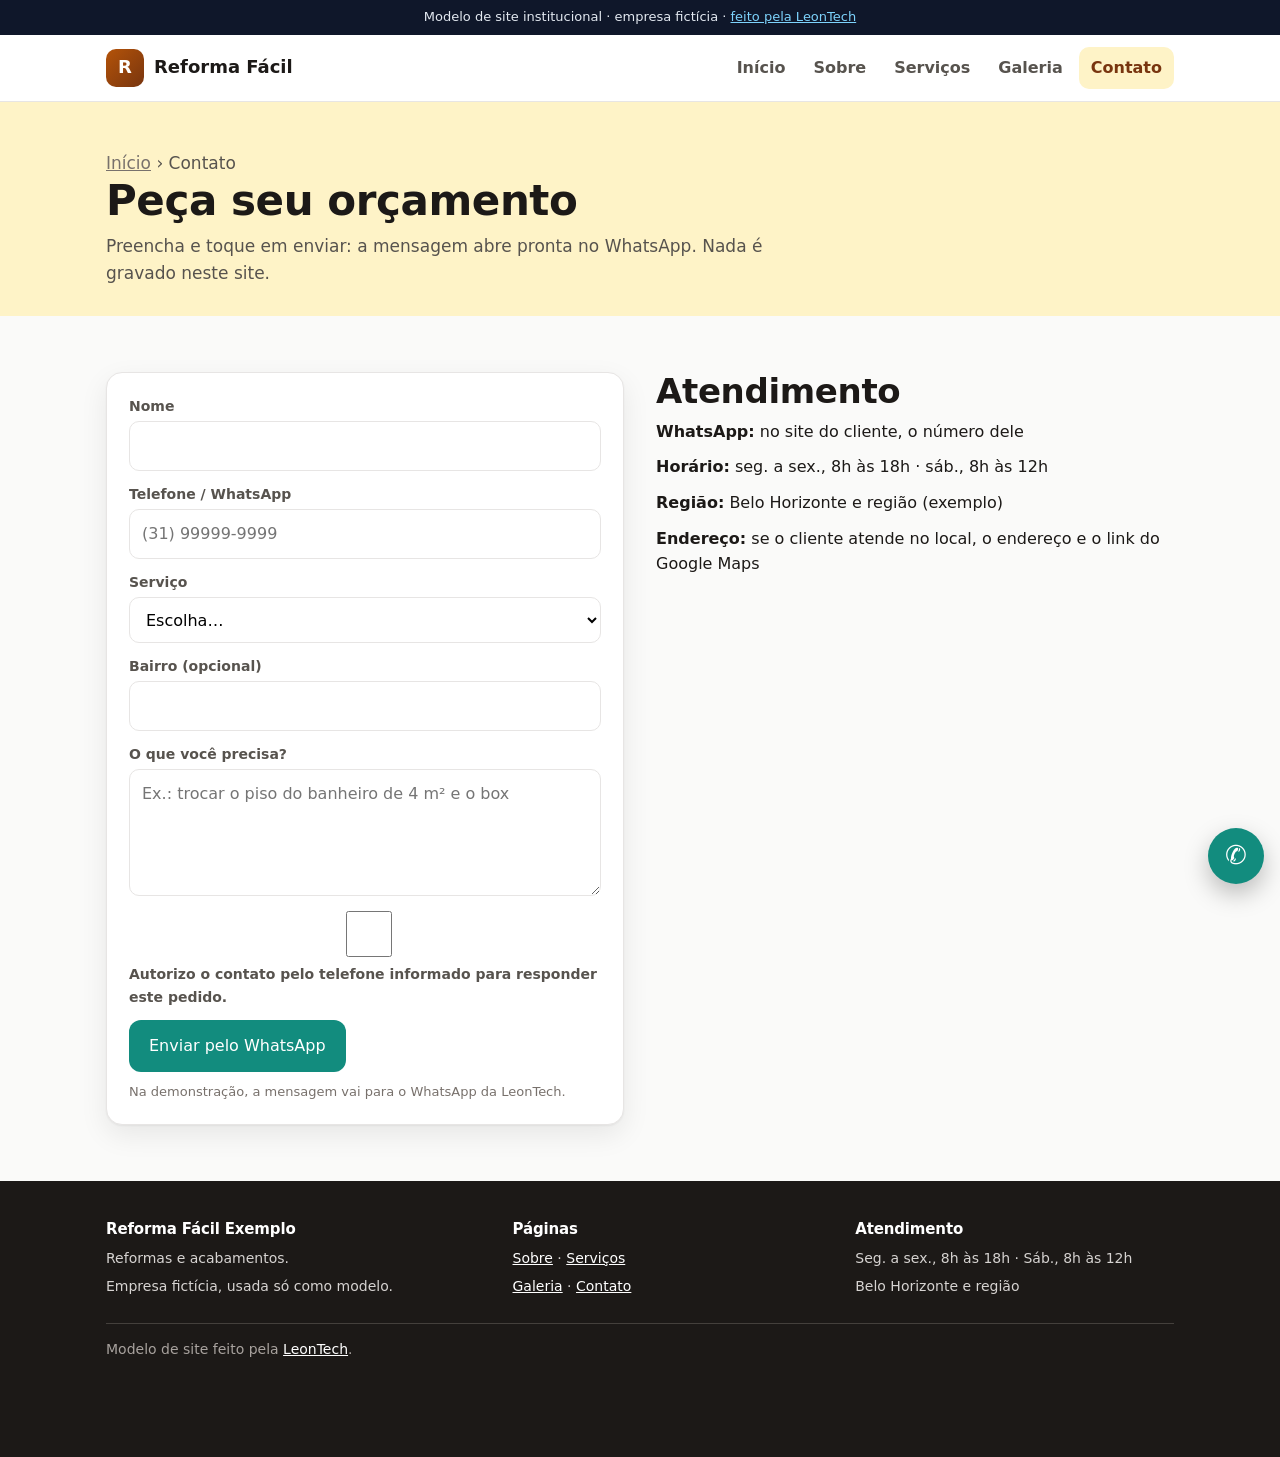
<file: site-modelo/contato.html>
<!doctype html>
<html lang="pt-BR">
<head>
<meta charset="utf-8">
<meta name="viewport" content="width=device-width, initial-scale=1">
<title>Contato · Reforma Fácil Exemplo</title>
<meta name="description" content="Peça um orçamento à Reforma Fácil Exemplo (empresa fictícia) pelo WhatsApp.">
<meta name="robots" content="noindex">
<link rel="stylesheet" href="site.css">
</head>
<body>
<a class="pular" href="#conteudo">Pular para o conteúdo</a>
<div class="faixa-demo" role="note">Modelo de site institucional · empresa fictícia · <a href="https://www.leontech.dev.br" target="_blank" rel="noopener">feito pela LeonTech</a></div>
<header class="topo">
  <div class="container">
    <a class="marca" href="index.html"><span class="simbolo" aria-hidden="true">R</span>Reforma Fácil</a>
    <button type="button" class="botao-menu" aria-expanded="false" aria-controls="menu">Menu</button>
    <nav class="menu" id="menu" aria-label="Páginas">
      <ul>
        <li><a href="index.html">Início</a></li>
        <li><a href="sobre.html">Sobre</a></li>
        <li><a href="servicos.html">Serviços</a></li>
        <li><a href="galeria.html">Galeria</a></li>
        <li><a href="contato.html">Contato</a></li>
      </ul>
    </nav>
  </div>
</header>

<main id="conteudo">
  <div class="cabeca-pagina">
    <div class="container">
      <p class="migalha"><a href="index.html">Início</a> › Contato</p>
      <h1>Peça seu orçamento</h1>
      <p>Preencha e toque em enviar: a mensagem abre pronta no WhatsApp. Nada é gravado neste site.</p>
    </div>
  </div>

  <section class="bloco">
    <div class="container dois">
      <form id="formContato" class="form-contato" novalidate>
        <div class="campo"><label for="nome">Nome</label><input id="nome" name="nome" autocomplete="name" required></div>
        <div class="campo"><label for="telefone">Telefone / WhatsApp</label><input id="telefone" name="telefone" type="tel" inputmode="tel" autocomplete="tel" placeholder="(31) 99999-9999" required></div>
        <div class="campo"><label for="servico">Serviço</label>
          <select id="servico" name="servico" required>
            <option value="">Escolha…</option>
            <option>Reforma de banheiro</option><option>Reforma de cozinha</option><option>Pisos e revestimentos</option>
            <option>Pintura</option><option>Pequenos reparos</option><option>Outro</option>
          </select></div>
        <div class="campo"><label for="bairro">Bairro (opcional)</label><input id="bairro" name="bairro"></div>
        <div class="campo"><label for="mensagem">O que você precisa?</label><textarea id="mensagem" name="mensagem" rows="4" placeholder="Ex.: trocar o piso do banheiro de 4 m² e o box"></textarea></div>
        <div class="campo"><label><input type="checkbox" name="consentimento"> Autorizo o contato pelo telefone informado para responder este pedido.</label></div>
        <p id="errosContato" class="erros" role="alert"></p>
        <button type="submit" class="btn btn-whats">Enviar pelo WhatsApp</button>
        <p style="font-size:13px;color:var(--fraco);margin:10px 0 0">Na demonstração, a mensagem vai para o WhatsApp da LeonTech.</p>
      </form>
      <div class="contato-info">
        <h2 class="titulo-secao">Atendimento</h2>
        <p><strong>WhatsApp:</strong> no site do cliente, o número dele</p>
        <p><strong>Horário:</strong> seg. a sex., 8h às 18h · sáb., 8h às 12h</p>
        <p><strong>Região:</strong> Belo Horizonte e região (exemplo)</p>
        <p><strong>Endereço:</strong> se o cliente atende no local, o endereço e o link do Google Maps</p>
      </div>
    </div>
  </section>
</main>

<footer>
  <div class="container">
    <div class="colunas">
      <div><h3>Reforma Fácil Exemplo</h3><p>Reformas e acabamentos.</p><p>Empresa fictícia, usada só como modelo.</p></div>
      <div><h3>Páginas</h3><p><a href="sobre.html">Sobre</a> · <a href="servicos.html">Serviços</a></p><p><a href="galeria.html">Galeria</a> · <a href="contato.html">Contato</a></p></div>
      <div><h3>Atendimento</h3><p>Seg. a sex., 8h às 18h · Sáb., 8h às 12h</p><p>Belo Horizonte e região</p></div>
    </div>
    <p class="credito">Modelo de site feito pela <a href="https://www.leontech.dev.br" target="_blank" rel="noopener">LeonTech</a>.</p>
  </div>
</footer>
<a class="whats-flutuante" href="contato.html" aria-label="Pedir orçamento pelo WhatsApp">✆</a>
<script src="site.js"></script>
</body>
</html>
</file>
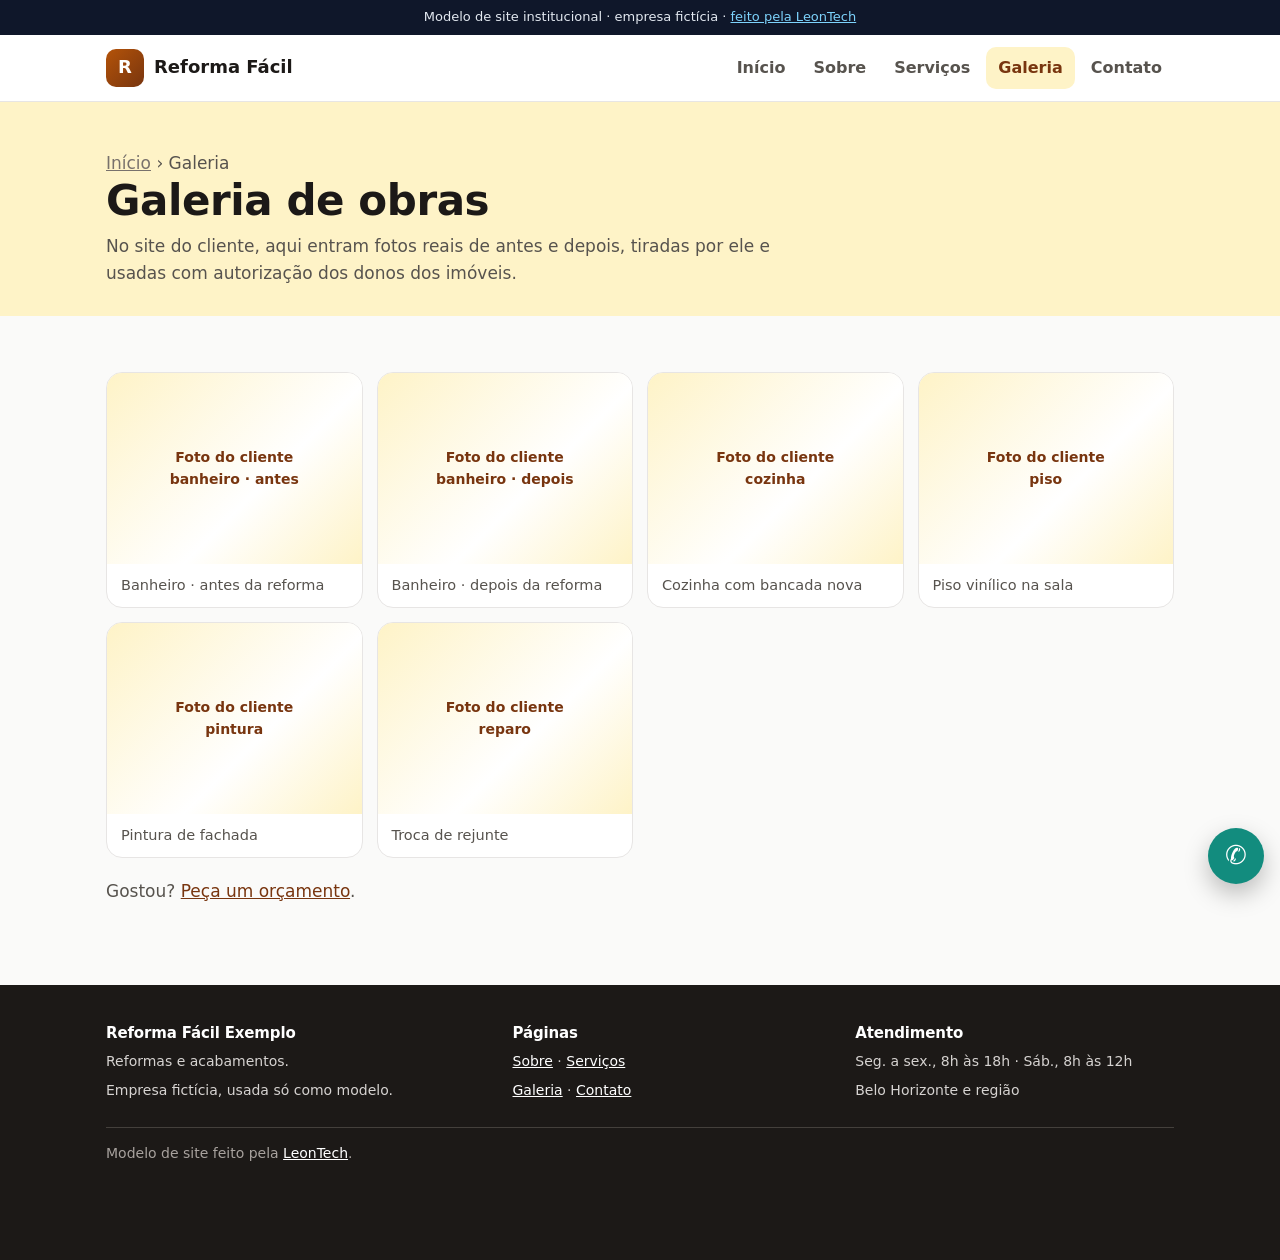
<file: site-modelo/galeria.html>
<!doctype html>
<html lang="pt-BR">
<head>
<meta charset="utf-8">
<meta name="viewport" content="width=device-width, initial-scale=1">
<title>Galeria · Reforma Fácil Exemplo</title>
<meta name="description" content="Galeria de obras da Reforma Fácil Exemplo (empresa fictícia): espaço para fotos de antes e depois do cliente.">
<meta name="robots" content="noindex">
<link rel="stylesheet" href="site.css">
</head>
<body>
<a class="pular" href="#conteudo">Pular para o conteúdo</a>
<div class="faixa-demo" role="note">Modelo de site institucional · empresa fictícia · <a href="https://www.leontech.dev.br" target="_blank" rel="noopener">feito pela LeonTech</a></div>
<header class="topo">
  <div class="container">
    <a class="marca" href="index.html"><span class="simbolo" aria-hidden="true">R</span>Reforma Fácil</a>
    <button type="button" class="botao-menu" aria-expanded="false" aria-controls="menu">Menu</button>
    <nav class="menu" id="menu" aria-label="Páginas">
      <ul>
        <li><a href="index.html">Início</a></li>
        <li><a href="sobre.html">Sobre</a></li>
        <li><a href="servicos.html">Serviços</a></li>
        <li><a href="galeria.html">Galeria</a></li>
        <li><a href="contato.html">Contato</a></li>
      </ul>
    </nav>
  </div>
</header>

<main id="conteudo">
  <div class="cabeca-pagina">
    <div class="container">
      <p class="migalha"><a href="index.html">Início</a> › Galeria</p>
      <h1>Galeria de obras</h1>
      <p>No site do cliente, aqui entram fotos reais de antes e depois, tiradas por ele e usadas com autorização dos donos dos imóveis.</p>
    </div>
  </div>

  <section class="bloco">
    <div class="container">
      <div class="galeria">
        <figure><div class="foto">Foto do cliente<br>banheiro · antes</div><figcaption>Banheiro · antes da reforma</figcaption></figure>
        <figure><div class="foto">Foto do cliente<br>banheiro · depois</div><figcaption>Banheiro · depois da reforma</figcaption></figure>
        <figure><div class="foto">Foto do cliente<br>cozinha</div><figcaption>Cozinha com bancada nova</figcaption></figure>
        <figure><div class="foto">Foto do cliente<br>piso</div><figcaption>Piso vinílico na sala</figcaption></figure>
        <figure><div class="foto">Foto do cliente<br>pintura</div><figcaption>Pintura de fachada</figcaption></figure>
        <figure><div class="foto">Foto do cliente<br>reparo</div><figcaption>Troca de rejunte</figcaption></figure>
      </div>
      <p class="lead" style="margin-top:20px">Gostou? <a href="contato.html">Peça um orçamento</a>.</p>
    </div>
  </section>
</main>

<footer>
  <div class="container">
    <div class="colunas">
      <div><h3>Reforma Fácil Exemplo</h3><p>Reformas e acabamentos.</p><p>Empresa fictícia, usada só como modelo.</p></div>
      <div><h3>Páginas</h3><p><a href="sobre.html">Sobre</a> · <a href="servicos.html">Serviços</a></p><p><a href="galeria.html">Galeria</a> · <a href="contato.html">Contato</a></p></div>
      <div><h3>Atendimento</h3><p>Seg. a sex., 8h às 18h · Sáb., 8h às 12h</p><p>Belo Horizonte e região</p></div>
    </div>
    <p class="credito">Modelo de site feito pela <a href="https://www.leontech.dev.br" target="_blank" rel="noopener">LeonTech</a>.</p>
  </div>
</footer>
<a class="whats-flutuante" href="contato.html" aria-label="Pedir orçamento pelo WhatsApp">✆</a>
<script src="site.js"></script>
</body>
</html>
</file>
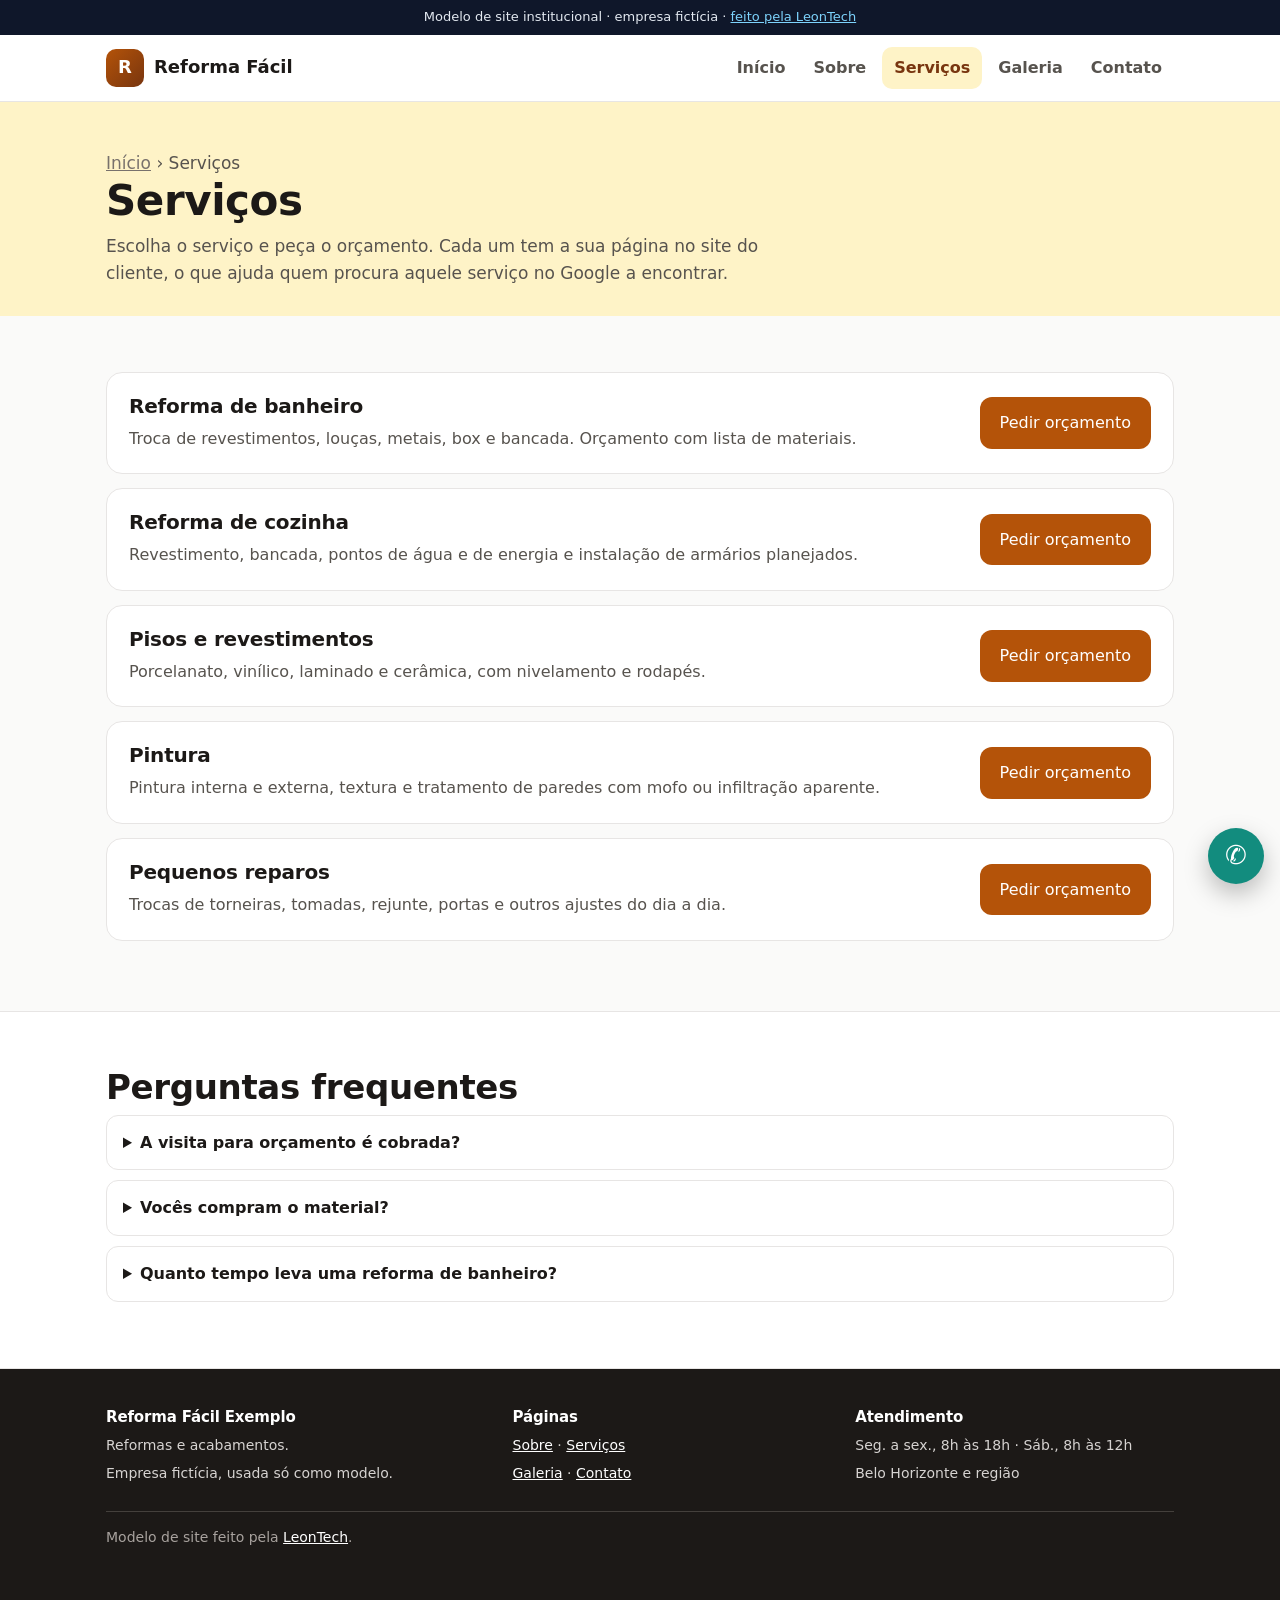
<file: site-modelo/servicos.html>
<!doctype html>
<html lang="pt-BR">
<head>
<meta charset="utf-8">
<meta name="viewport" content="width=device-width, initial-scale=1">
<title>Serviços · Reforma Fácil Exemplo</title>
<meta name="description" content="Serviços de reforma e acabamento da Reforma Fácil Exemplo (empresa fictícia): banheiros, cozinhas, pisos, pintura e reparos.">
<meta name="robots" content="noindex">
<link rel="stylesheet" href="site.css">
</head>
<body>
<a class="pular" href="#conteudo">Pular para o conteúdo</a>
<div class="faixa-demo" role="note">Modelo de site institucional · empresa fictícia · <a href="https://www.leontech.dev.br" target="_blank" rel="noopener">feito pela LeonTech</a></div>
<header class="topo">
  <div class="container">
    <a class="marca" href="index.html"><span class="simbolo" aria-hidden="true">R</span>Reforma Fácil</a>
    <button type="button" class="botao-menu" aria-expanded="false" aria-controls="menu">Menu</button>
    <nav class="menu" id="menu" aria-label="Páginas">
      <ul>
        <li><a href="index.html">Início</a></li>
        <li><a href="sobre.html">Sobre</a></li>
        <li><a href="servicos.html">Serviços</a></li>
        <li><a href="galeria.html">Galeria</a></li>
        <li><a href="contato.html">Contato</a></li>
      </ul>
    </nav>
  </div>
</header>

<main id="conteudo">
  <div class="cabeca-pagina">
    <div class="container">
      <p class="migalha"><a href="index.html">Início</a> › Serviços</p>
      <h1>Serviços</h1>
      <p>Escolha o serviço e peça o orçamento. Cada um tem a sua página no site do cliente, o que ajuda quem procura aquele serviço no Google a encontrar.</p>
    </div>
  </div>

  <section class="bloco">
    <div class="container">
      <article class="servico"><h2>Reforma de banheiro</h2><p>Troca de revestimentos, louças, metais, box e bancada. Orçamento com lista de materiais.</p><a class="btn btn-marca" href="contato.html?servico=Reforma%20de%20banheiro">Pedir orçamento</a></article>
      <article class="servico"><h2>Reforma de cozinha</h2><p>Revestimento, bancada, pontos de água e de energia e instalação de armários planejados.</p><a class="btn btn-marca" href="contato.html?servico=Reforma%20de%20cozinha">Pedir orçamento</a></article>
      <article class="servico"><h2>Pisos e revestimentos</h2><p>Porcelanato, vinílico, laminado e cerâmica, com nivelamento e rodapés.</p><a class="btn btn-marca" href="contato.html?servico=Pisos%20e%20revestimentos">Pedir orçamento</a></article>
      <article class="servico"><h2>Pintura</h2><p>Pintura interna e externa, textura e tratamento de paredes com mofo ou infiltração aparente.</p><a class="btn btn-marca" href="contato.html?servico=Pintura">Pedir orçamento</a></article>
      <article class="servico"><h2>Pequenos reparos</h2><p>Trocas de torneiras, tomadas, rejunte, portas e outros ajustes do dia a dia.</p><a class="btn btn-marca" href="contato.html?servico=Pequenos%20reparos">Pedir orçamento</a></article>
    </div>
  </section>

  <section class="bloco alt">
    <div class="container">
      <h2 class="titulo-secao">Perguntas frequentes</h2>
      <details><summary>A visita para orçamento é cobrada?</summary><p>Exemplo de resposta. No site do cliente, ele define a regra (gratuita, cobrada ou abatida do serviço).</p></details>
      <details><summary>Vocês compram o material?</summary><p>Pode ser de duas formas: o cliente compra com a lista que enviamos ou incluímos o material no orçamento.</p></details>
      <details><summary>Quanto tempo leva uma reforma de banheiro?</summary><p>Depende do tamanho e do que será trocado. O prazo vai escrito no orçamento.</p></details>
    </div>
  </section>
</main>

<footer>
  <div class="container">
    <div class="colunas">
      <div><h3>Reforma Fácil Exemplo</h3><p>Reformas e acabamentos.</p><p>Empresa fictícia, usada só como modelo.</p></div>
      <div><h3>Páginas</h3><p><a href="sobre.html">Sobre</a> · <a href="servicos.html">Serviços</a></p><p><a href="galeria.html">Galeria</a> · <a href="contato.html">Contato</a></p></div>
      <div><h3>Atendimento</h3><p>Seg. a sex., 8h às 18h · Sáb., 8h às 12h</p><p>Belo Horizonte e região</p></div>
    </div>
    <p class="credito">Modelo de site feito pela <a href="https://www.leontech.dev.br" target="_blank" rel="noopener">LeonTech</a>.</p>
  </div>
</footer>
<a class="whats-flutuante" href="contato.html" aria-label="Pedir orçamento pelo WhatsApp">✆</a>
<script src="site.js"></script>
</body>
</html>
</file>
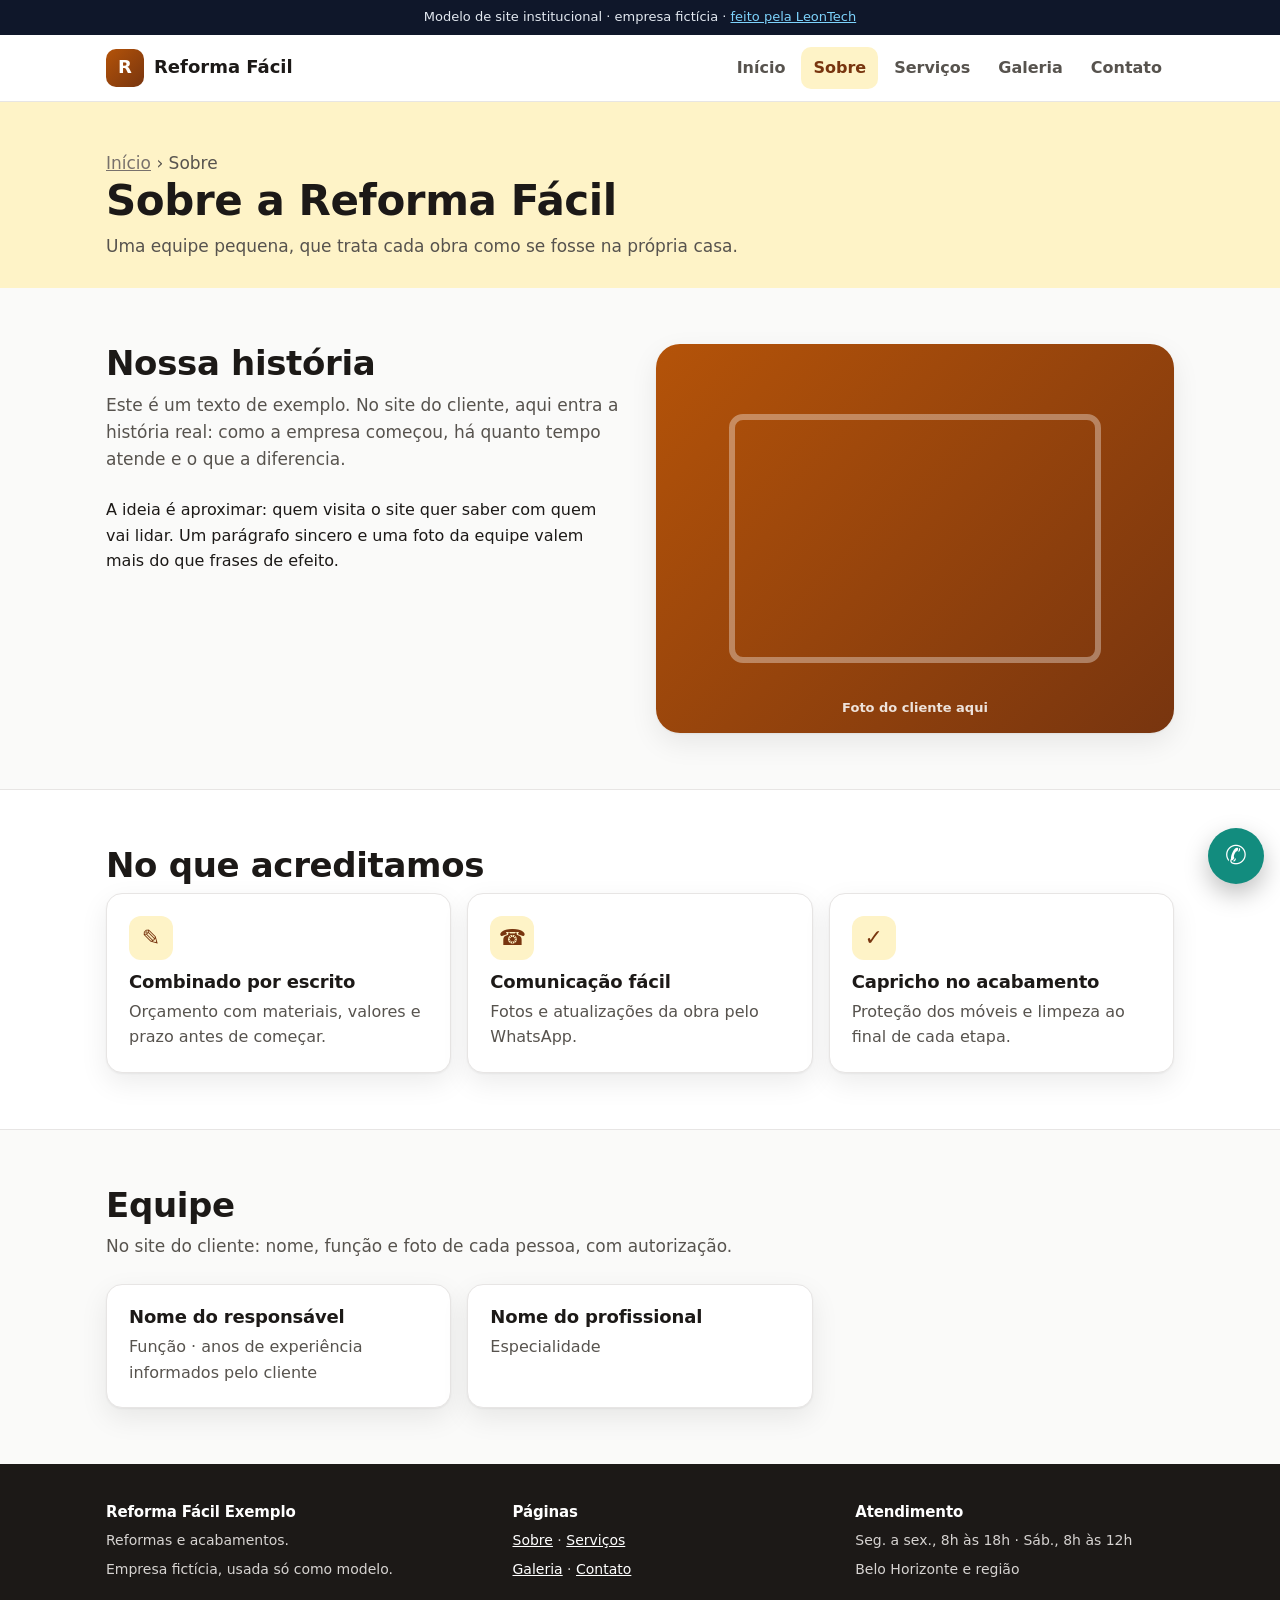
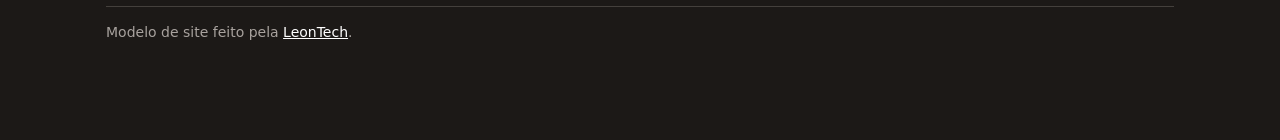
<file: site-modelo/sobre.html>
<!doctype html>
<html lang="pt-BR">
<head>
<meta charset="utf-8">
<meta name="viewport" content="width=device-width, initial-scale=1">
<title>Sobre · Reforma Fácil Exemplo</title>
<meta name="description" content="Conheça a Reforma Fácil Exemplo, empresa fictícia usada como modelo de site institucional pela LeonTech.">
<meta name="robots" content="noindex">
<link rel="stylesheet" href="site.css">
</head>
<body>
<a class="pular" href="#conteudo">Pular para o conteúdo</a>
<div class="faixa-demo" role="note">Modelo de site institucional · empresa fictícia · <a href="https://www.leontech.dev.br" target="_blank" rel="noopener">feito pela LeonTech</a></div>
<header class="topo">
  <div class="container">
    <a class="marca" href="index.html"><span class="simbolo" aria-hidden="true">R</span>Reforma Fácil</a>
    <button type="button" class="botao-menu" aria-expanded="false" aria-controls="menu">Menu</button>
    <nav class="menu" id="menu" aria-label="Páginas">
      <ul>
        <li><a href="index.html">Início</a></li>
        <li><a href="sobre.html">Sobre</a></li>
        <li><a href="servicos.html">Serviços</a></li>
        <li><a href="galeria.html">Galeria</a></li>
        <li><a href="contato.html">Contato</a></li>
      </ul>
    </nav>
  </div>
</header>

<main id="conteudo">
  <div class="cabeca-pagina">
    <div class="container">
      <p class="migalha"><a href="index.html">Início</a> › Sobre</p>
      <h1>Sobre a Reforma Fácil</h1>
      <p>Uma equipe pequena, que trata cada obra como se fosse na própria casa.</p>
    </div>
  </div>

  <section class="bloco">
    <div class="container dois">
      <div>
        <h2 class="titulo-secao">Nossa história</h2>
        <p class="lead">Este é um texto de exemplo. No site do cliente, aqui entra a história real: como a empresa começou, há quanto tempo atende e o que a diferencia.</p>
        <p>A ideia é aproximar: quem visita o site quer saber com quem vai lidar. Um parágrafo sincero e uma foto da equipe valem mais do que frases de efeito.</p>
      </div>
      <div class="ilustra" role="img" aria-label="Espaço para a foto da equipe"></div>
    </div>
  </section>

  <section class="bloco alt">
    <div class="container">
      <h2 class="titulo-secao">No que acreditamos</h2>
      <div class="grade">
        <article class="cartao"><div class="icone" aria-hidden="true">✎</div><h3>Combinado por escrito</h3><p>Orçamento com materiais, valores e prazo antes de começar.</p></article>
        <article class="cartao"><div class="icone" aria-hidden="true">☎</div><h3>Comunicação fácil</h3><p>Fotos e atualizações da obra pelo WhatsApp.</p></article>
        <article class="cartao"><div class="icone" aria-hidden="true">✓</div><h3>Capricho no acabamento</h3><p>Proteção dos móveis e limpeza ao final de cada etapa.</p></article>
      </div>
    </div>
  </section>

  <section class="bloco">
    <div class="container">
      <h2 class="titulo-secao">Equipe</h2>
      <p class="lead">No site do cliente: nome, função e foto de cada pessoa, com autorização.</p>
      <div class="grade">
        <article class="cartao"><h3>Nome do responsável</h3><p>Função · anos de experiência informados pelo cliente</p></article>
        <article class="cartao"><h3>Nome do profissional</h3><p>Especialidade</p></article>
      </div>
    </div>
  </section>
</main>

<footer>
  <div class="container">
    <div class="colunas">
      <div><h3>Reforma Fácil Exemplo</h3><p>Reformas e acabamentos.</p><p>Empresa fictícia, usada só como modelo.</p></div>
      <div><h3>Páginas</h3><p><a href="sobre.html">Sobre</a> · <a href="servicos.html">Serviços</a></p><p><a href="galeria.html">Galeria</a> · <a href="contato.html">Contato</a></p></div>
      <div><h3>Atendimento</h3><p>Seg. a sex., 8h às 18h · Sáb., 8h às 12h</p><p>Belo Horizonte e região</p></div>
    </div>
    <p class="credito">Modelo de site feito pela <a href="https://www.leontech.dev.br" target="_blank" rel="noopener">LeonTech</a>.</p>
  </div>
</footer>
<a class="whats-flutuante" href="contato.html" aria-label="Pedir orçamento pelo WhatsApp">✆</a>
<script src="site.js"></script>
</body>
</html>
</file>
<file: site-modelo/site.css>
/* Modelo de site institucional (5 páginas) — demonstração LeonTech. Troque as cores em :root para cada cliente. */
:root {
  --marca: #b45309; --marca-escura: #78350f; --marca-clara: #fef3c7;
  --texto: #1c1917; --suave: #57534e; --fraco: #78716c; --borda: #e7e5e4; --fundo: #fafaf9; --branco: #fff;
  --whats: #128c7e; --raio: 16px; --sombra: 0 1px 2px rgba(0,0,0,.05), 0 10px 28px rgba(0,0,0,.08);
}
* { box-sizing: border-box; }
html { scroll-behavior: smooth; -webkit-text-size-adjust: 100%; }
body { margin: 0; font-family: "Segoe UI", system-ui, -apple-system, Roboto, Arial, sans-serif; color: var(--texto); background: var(--fundo); line-height: 1.6; }
img { max-width: 100%; }
a { color: var(--marca-escura); }
h1, h2, h3 { line-height: 1.15; letter-spacing: -0.01em; }
.container { max-width: 1100px; margin: 0 auto; padding: 0 16px; }
.pular { position: absolute; left: -999px; }
.pular:focus { left: 12px; top: 12px; z-index: 50; background: #fff; padding: 8px 12px; border-radius: 8px; }
:focus-visible { outline: 3px solid var(--marca); outline-offset: 2px; }

.faixa-demo { background: #0f172a; color: #e2e8f0; font-size: 13px; text-align: center; padding: 7px 16px; }
.faixa-demo a { color: #7dd3fc; }

header.topo { background: rgba(255,255,255,.95); border-bottom: 1px solid var(--borda); position: sticky; top: 0; z-index: 10; }
header.topo .container { display: flex; align-items: center; justify-content: space-between; gap: 12px; min-height: 66px; }
.marca { display: inline-flex; align-items: center; gap: 10px; text-decoration: none; color: var(--texto); font-weight: 800; font-size: 18px; }
.marca .simbolo { width: 38px; height: 38px; border-radius: 10px; background: linear-gradient(135deg, var(--marca), var(--marca-escura)); color: #fff; display: grid; place-items: center; font-size: 18px; }
nav.menu ul { list-style: none; margin: 0; padding: 0; display: flex; gap: 4px; }
nav.menu a { display: block; padding: 8px 12px; border-radius: 10px; text-decoration: none; color: var(--suave); font-weight: 600; }
nav.menu a:hover { color: var(--texto); background: var(--fundo); }
nav.menu a[aria-current="page"] { color: var(--marca-escura); background: var(--marca-clara); }
.botao-menu { display: none; border: 1px solid var(--borda); background: #fff; border-radius: 10px; padding: 8px 12px; font: inherit; font-weight: 600; cursor: pointer; min-height: 44px; }

.btn { display: inline-flex; align-items: center; justify-content: center; gap: 8px; padding: 13px 20px; border-radius: 12px; font-weight: 700; text-decoration: none; border: 0; cursor: pointer; font: inherit; min-height: 48px; }
.btn-marca { background: var(--marca); color: #fff; }
.btn-whats { background: var(--whats); color: #fff; }
.btn-claro { background: #fff; color: var(--texto); border: 1.5px solid var(--borda); }

.hero { padding: 64px 0; background: radial-gradient(800px 400px at 90% -10%, var(--marca-clara), transparent 60%), var(--fundo); }
.hero .container { display: grid; grid-template-columns: 1.1fr .9fr; gap: 40px; align-items: center; }
.hero h1 { font-size: clamp(30px, 4.5vw, 50px); margin: 0 0 14px; }
.hero p { font-size: 18px; color: var(--suave); margin: 0 0 22px; }
.hero .acoes { display: flex; flex-wrap: wrap; gap: 10px; }
.ilustra { aspect-ratio: 4 / 3; border-radius: 24px; background: linear-gradient(135deg, var(--marca), var(--marca-escura)); position: relative; overflow: hidden; box-shadow: var(--sombra); }
.ilustra::before { content: ""; position: absolute; inset: 18% 14% 18% 14%; border: 6px solid rgba(255,255,255,.35); border-radius: 14px; }
.ilustra::after { content: "Foto do cliente aqui"; position: absolute; left: 0; right: 0; bottom: 14px; text-align: center; color: rgba(255,255,255,.85); font-size: 13px; font-weight: 600; }

.cabeca-pagina { padding: 48px 0 28px; background: var(--marca-clara); }
.cabeca-pagina h1 { font-size: clamp(28px, 4vw, 42px); margin: 0 0 8px; }
.cabeca-pagina p { margin: 0; color: var(--suave); font-size: 17px; max-width: 680px; }
.migalha { font-size: 14px; margin-bottom: 8px; color: var(--fraco); }
.migalha a { color: var(--fraco); }

section.bloco { padding: 56px 0; }
section.bloco.alt { background: #fff; border-top: 1px solid var(--borda); border-bottom: 1px solid var(--borda); }
.titulo-secao { font-size: clamp(24px, 3vw, 34px); margin: 0 0 8px; }
.lead { color: var(--suave); font-size: 17px; margin: 0 0 24px; max-width: 680px; }
.grade { display: grid; grid-template-columns: repeat(auto-fill, minmax(min(260px, 100%), 1fr)); gap: 16px; }
.cartao { background: #fff; border: 1px solid var(--borda); border-radius: var(--raio); padding: 22px; box-shadow: var(--sombra); }
.cartao h3 { margin: 0 0 6px; font-size: 18px; }
.cartao p { margin: 0; color: var(--suave); }
.cartao .icone { width: 44px; height: 44px; border-radius: 12px; background: var(--marca-clara); color: var(--marca-escura); display: grid; place-items: center; font-size: 22px; margin-bottom: 12px; }
.numeros { display: grid; grid-template-columns: repeat(3, 1fr); gap: 16px; text-align: center; }
.numeros strong { display: block; font-size: 32px; color: var(--marca-escura); }
.numeros span { color: var(--suave); }
.lista-check { list-style: none; padding: 0; margin: 0; display: grid; gap: 8px; }
.lista-check li::before { content: "✓ "; color: var(--marca); font-weight: 800; }
.dois { display: grid; grid-template-columns: 1fr 1fr; gap: 32px; align-items: start; }

.servico { display: grid; grid-template-columns: 1fr auto; gap: 8px 24px; align-items: start; background: #fff; border: 1px solid var(--borda); border-radius: var(--raio); padding: 22px; margin-bottom: 14px; }
.servico h2 { font-size: 20px; margin: 0; }
.servico p { margin: 0; color: var(--suave); grid-column: 1; }
.servico .btn { grid-row: 1 / span 2; grid-column: 2; align-self: center; }

.galeria { display: grid; grid-template-columns: repeat(auto-fill, minmax(min(240px, 100%), 1fr)); gap: 14px; }
.galeria figure { margin: 0; background: #fff; border: 1px solid var(--borda); border-radius: var(--raio); overflow: hidden; }
.galeria .foto { aspect-ratio: 4 / 3; background: linear-gradient(135deg, var(--marca-clara), #fff 60%, var(--marca-clara)); display: grid; place-items: center; color: var(--marca-escura); font-weight: 700; font-size: 14px; text-align: center; padding: 12px; }
.galeria figcaption { padding: 10px 14px; font-size: 14.5px; color: var(--suave); }

details { background: #fff; border: 1px solid var(--borda); border-radius: 12px; padding: 14px 16px; margin-bottom: 10px; }
summary { font-weight: 700; cursor: pointer; }
details p { margin: 8px 0 0; color: var(--suave); }

.form-contato { background: #fff; border: 1px solid var(--borda); border-radius: var(--raio); padding: 22px; box-shadow: var(--sombra); }
.campo { display: grid; gap: 4px; margin-bottom: 12px; }
.campo label { font-weight: 600; font-size: 14px; color: var(--suave); }
.campo input, .campo select, .campo textarea { font: inherit; width: 100%; border: 1px solid var(--borda); border-radius: 10px; padding: 11px 12px; min-height: 46px; background: #fff; }
.erros { color: #b91c1c; margin: 0 0 10px; }
.contato-info p { margin: 0 0 10px; }

.cta { padding: 56px 0; }
.cta .caixa { border-radius: 24px; padding: 40px 24px; text-align: center; color: #fff; background: linear-gradient(135deg, var(--marca), var(--marca-escura)); }
.cta h2 { margin: 0 0 8px; font-size: clamp(24px, 3vw, 34px); }
.cta p { margin: 0 0 20px; opacity: .92; }

footer { background: #1c1917; color: #d6d3d1; padding: 40px 0 90px; font-size: 14px; }
footer .colunas { display: grid; grid-template-columns: 1.2fr 1fr 1fr; gap: 24px; }
footer h3 { color: #fff; font-size: 15px; margin: 0 0 8px; }
footer a { color: #fff; }
footer p { margin: 0 0 6px; }
footer .credito { margin-top: 20px; padding-top: 14px; border-top: 1px solid #44403c; color: #a8a29e; }
.whats-flutuante { position: fixed; right: 16px; bottom: 16px; width: 56px; height: 56px; border-radius: 50%; background: var(--whats); color: #fff; display: grid; place-items: center; box-shadow: 0 10px 24px rgba(0,0,0,.25); z-index: 20; text-decoration: none; font-size: 26px; }

@media (max-width: 880px) {
  .botao-menu { display: inline-flex; align-items: center; }
  nav.menu { position: absolute; left: 0; right: 0; top: 100%; background: #fff; border-bottom: 1px solid var(--borda); display: none; }
  nav.menu.aberto { display: block; }
  nav.menu ul { flex-direction: column; padding: 8px 16px 14px; }
  nav.menu a { padding: 12px; }
  .hero .container, .dois { grid-template-columns: 1fr; }
  footer .colunas { grid-template-columns: 1fr; }
}
@media (max-width: 560px) {
  .numeros { grid-template-columns: 1fr; }
  .servico { grid-template-columns: 1fr; }
  .servico .btn { grid-row: auto; grid-column: 1; }
  .hero .acoes .btn { flex: 1 1 100%; }
}
@media (prefers-reduced-motion: reduce) { html { scroll-behavior: auto; } }
</file>
